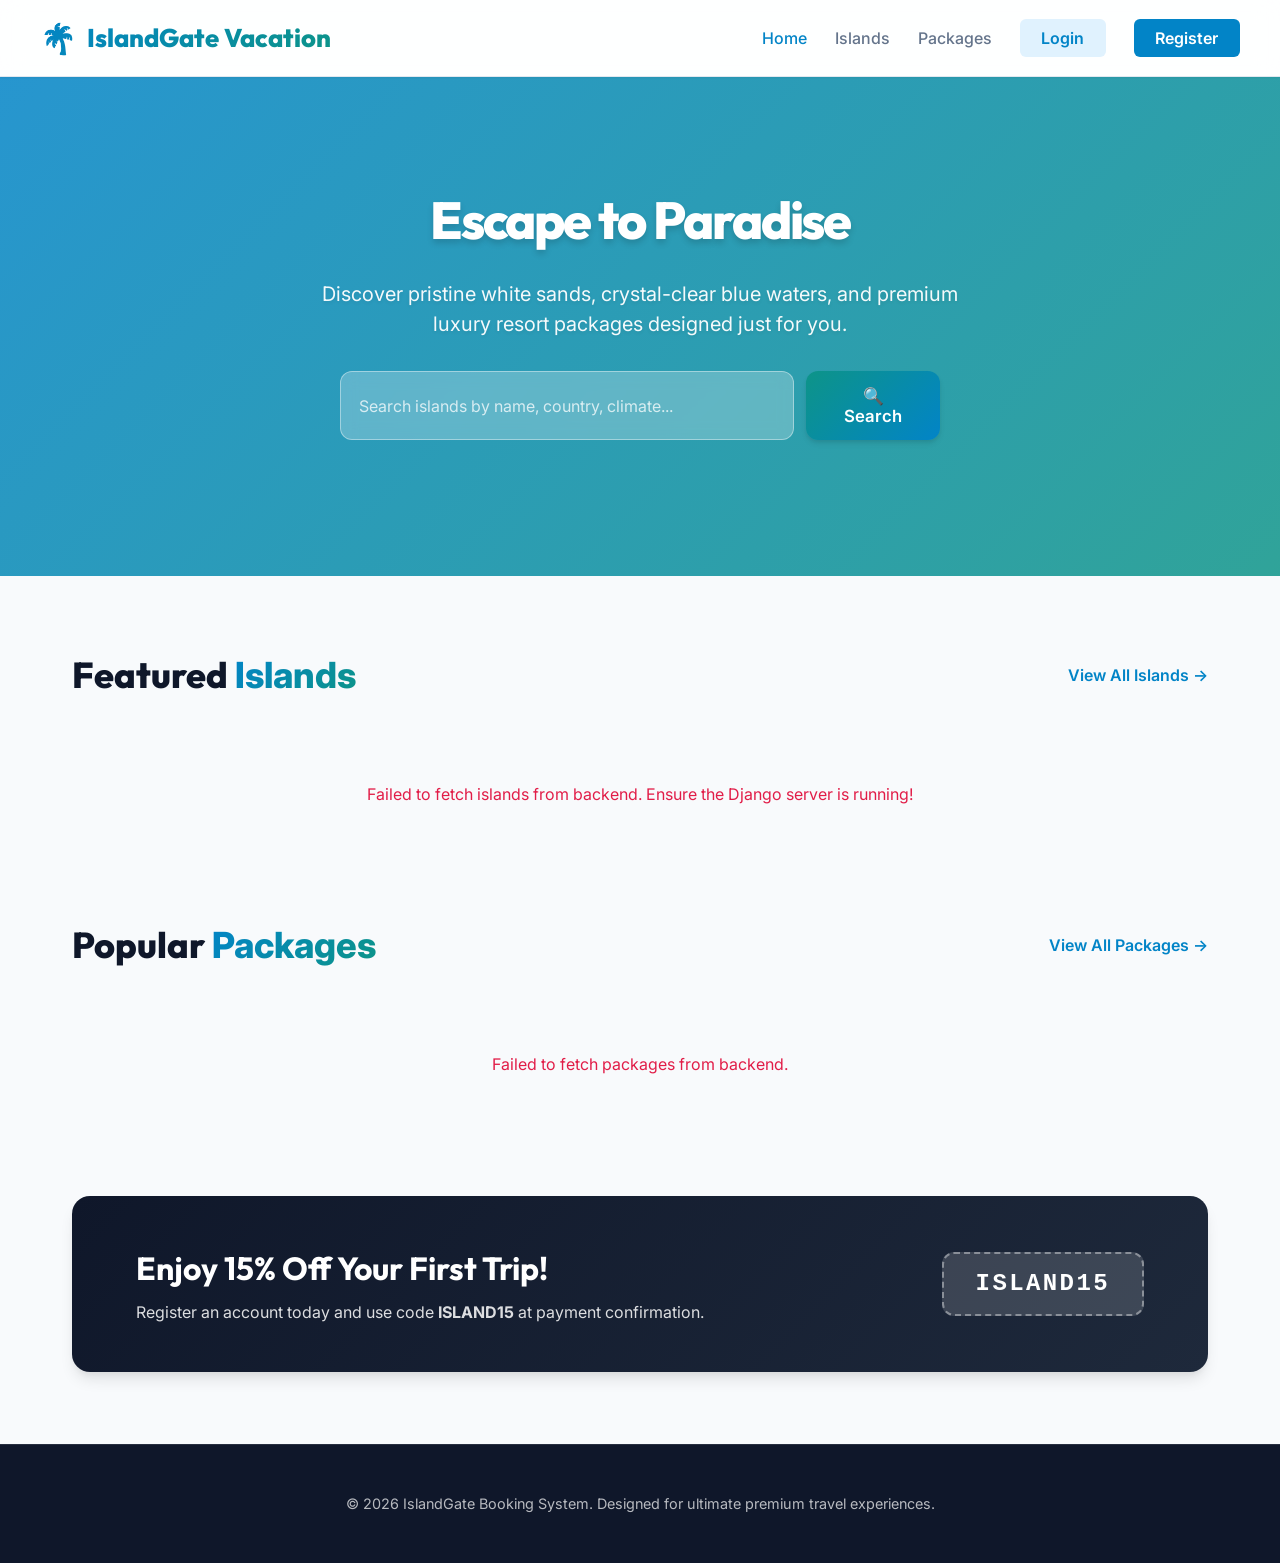
<file: Frontend/index.html>
<!DOCTYPE html>
<html lang="en">
<head>
    <meta charset="UTF-8">
    <meta name="viewport" content="width=device-width, initial-scale=1.0">
    <title>IslandGate - Luxury Island Resort Booking Platform</title>
    <link rel="stylesheet" href="style.css">
</head>
<body>
    <!-- Navigation Bar -->
    <div id="navbar-container"></div>

    <!-- Hero Banner -->
    <header class="hero">
        <h1>Escape to Paradise</h1>
        <p>Discover pristine white sands, crystal-clear blue waters, and premium luxury resort packages designed just for you.</p>
        
        <!-- Search Island Bar -->
        <div class="hero-search-bar">
            <input type="text" id="search-input" class="form-control" placeholder="Search islands by name, country, climate...">
            <button class="btn-search" onclick="searchIslands()">🔍 Search</button>
        </div>
    </header>

    <!-- Main Content -->
    <main class="section">
        <!-- Featured Islands Section -->
        <div style="display:flex; justify-content:space-between; align-items:center; margin-bottom:2rem;">
            <h2 class="section-title" style="margin-bottom:0; text-align:left;">Featured <span>Islands</span></h2>
            <a href="islands.html" style="font-weight:600; display:flex; align-items:center; gap:0.25rem;">View All Islands &rarr;</a>
        </div>
        <div class="island-grid" id="featured-islands-grid">
            <!-- Loaded dynamically from API -->
            <div style="grid-column: 1/-1; text-align:center; padding:3rem; color:var(--text-secondary);">
                Loading featured islands...
            </div>
        </div>

        <!-- Spacer -->
        <div style="height: 4rem;"></div>

        <!-- Popular Packages Section -->
        <div style="display:flex; justify-content:space-between; align-items:center; margin-bottom:2rem;">
            <h2 class="section-title" style="margin-bottom:0; text-align:left;">Popular <span>Packages</span></h2>
            <a href="packages.html" style="font-weight:600; display:flex; align-items:center; gap:0.25rem;">View All Packages &rarr;</a>
        </div>
        <div class="packages-grid" id="popular-packages-grid">
            <!-- Loaded dynamically from API -->
            <div style="grid-column: 1/-1; text-align:center; padding:3rem; color:var(--text-secondary);">
                Loading vacation packages...
            </div>
        </div>
    </main>

    <!-- Special Offers Banner -->
    <section class="section" style="padding-top:0;">
        <div class="offers-banner">
            <div class="offers-content">
                <h2>Enjoy 15% Off Your First Trip!</h2>
                <p>Register an account today and use code <strong>ISLAND15</strong> at payment confirmation.</p>
            </div>
            <div class="offers-code">ISLAND15</div>
        </div>
    </section>

    <!-- Footer -->
    <footer>
        <p>&copy; 2026 IslandGate Booking System. Designed for ultimate premium travel experiences.</p>
    </footer>

    <script src="script.js"></script>
    <script>
        document.addEventListener("DOMContentLoaded", async () => {
            await loadFeaturedIslands();
            await loadPopularPackages();
        });

        async function loadFeaturedIslands() {
            const grid = document.getElementById("featured-islands-grid");
            try {
                const islands = await apiFetch("/islands/");
                if (islands.length === 0) {
                    grid.innerHTML = `
                        <div style="grid-column: 1/-1; text-align:center; padding:3rem; color:var(--text-secondary);">
                            No islands added yet. Please login to the <a href="login.html">Admin Panel</a> to seed data!
                        </div>
                    `;
                    return;
                }
                
                // Show maximum of 3 featured islands on homepage
                grid.innerHTML = islands.slice(0, 3).map(island => `
                    <div class="island-card">
                        <div class="card-img-container">
                            <img src="${island.image_url || 'https://images.unsplash.com/photo-1548574505-5e239809ee19?auto=format&fit=crop&w=600&q=80'}" class="card-img" alt="${island.island_name}" onerror="this.src='https://images.unsplash.com/photo-1548574505-5e239809ee19?auto=format&fit=crop&w=600&q=80'">
                            <span class="card-badge">${island.climate}</span>
                        </div>
                        <div class="card-body">
                            <h3 class="card-title">${island.island_name}</h3>
                            <div class="card-subtitle">📍 ${island.country}</div>
                            <p class="card-desc">${island.description}</p>
                            <div class="card-meta-list">
                                <div class="card-meta-item">
                                    <span class="card-meta-label">Best Season</span>
                                    <span class="card-meta-val">${island.best_season}</span>
                                </div>
                            </div>
                            <button class="btn-card-action" onclick="viewIsland('${island.island_name}')">Explore Island</button>
                        </div>
                    </div>
                `).join('');
            } catch (err) {
                console.error(err);
                grid.innerHTML = `
                    <div style="grid-column: 1/-1; text-align:center; padding:3rem; color:var(--danger);">
                        Failed to fetch islands from backend. Ensure the Django server is running!
                    </div>
                `;
            }
        }

        async function loadPopularPackages() {
            const grid = document.getElementById("popular-packages-grid");
            try {
                const packages = await apiFetch("/packages/");
                if (packages.length === 0) {
                    grid.innerHTML = `
                        <div style="grid-column: 1/-1; text-align:center; padding:3rem; color:var(--text-secondary);">
                            No packages available.
                        </div>
                    `;
                    return;
                }
                
                // Show maximum of 3 packages on homepage
                grid.innerHTML = packages.slice(0, 3).map(pkg => {
                    const services = pkg.included_services.split(',').map(s => s.trim());
                    return `
                        <div class="package-card">
                            <div class="card-img-container">
                                <img src="https://images.unsplash.com/photo-1520250497591-112f2f40a3f4?auto=format&fit=crop&w=600&q=80" class="card-img" alt="${pkg.resort_name}">
                                <span class="card-badge">${pkg.duration}</span>
                            </div>
                            <div class="card-body">
                                <h3 class="card-title">${pkg.package_name}</h3>
                                <div class="card-subtitle">🏨 ${pkg.resort_name} (${pkg.island_name})</div>
                                <div class="services-list">
                                    ${services.map(s => `<span class="service-tag">${s}</span>`).join('')}
                                </div>
                                <div class="card-meta-list">
                                    <div class="card-meta-item">
                                        <span class="card-meta-label">Total Fare</span>
                                        <span class="card-meta-val" style="color:var(--primary); font-size:1.2rem;">₹${pkg.price.toLocaleString()}</span>
                                    </div>
                                </div>
                                <button class="btn-card-action" onclick="bookPackage(${pkg.package_id})">Book Now</button>
                            </div>
                        </div>
                    `;
                }).join('');
            } catch (err) {
                console.error(err);
                grid.innerHTML = `
                    <div style="grid-column: 1/-1; text-align:center; padding:3rem; color:var(--danger);">
                        Failed to fetch packages from backend.
                    </div>
                `;
            }
        }

        function viewIsland(islandName) {
            window.location.href = `islands.html?search=${encodeURIComponent(islandName)}`;
        }

        function searchIslands() {
            const query = document.getElementById("search-input").value;
            window.location.href = `islands.html?search=${encodeURIComponent(query)}`;
        }

        function bookPackage(packageId) {
            window.location.href = `booking.html?package_id=${packageId}`;
        }
    </script>
</body>
</html>
</file>
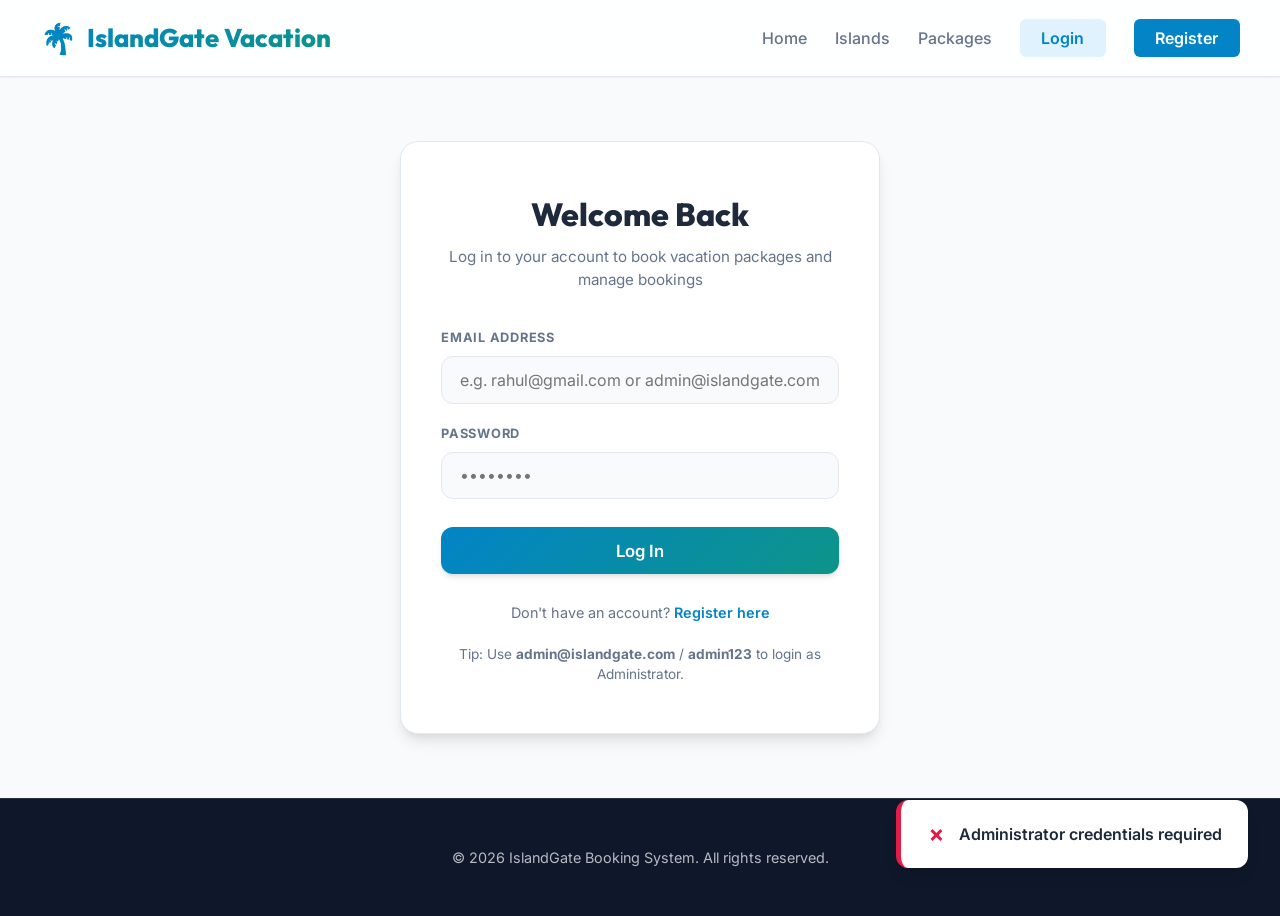
<file: Frontend/admin_dashboard.html>
<!DOCTYPE html>
<html lang="en">
<head>
    <meta charset="UTF-8">
    <meta name="viewport" content="width=device-width, initial-scale=1.0">
    <title>Admin Dashboard - IslandGate</title>
    <link rel="stylesheet" href="style.css">
</head>
<body>
    <div id="navbar-container"></div>

    <main class="section" style="max-width:1400px; flex-grow:1; display:flex; flex-direction:column;">
        <div style="margin-bottom: 2rem; display:flex; justify-content:space-between; align-items:center;">
            <div>
                <h1 style="font-family:var(--font-heading); margin-bottom:0.25rem;">Administrator <span>Control Panel</span></h1>
                <p style="color:var(--text-secondary);">Manage collections, bookings, payments, and system integrity.</p>
            </div>
            <div>
                <button class="btn-add-item" onclick="openAddModal()">➕ Add New Record</button>
            </div>
        </div>

        <div class="dashboard-grid">
            <!-- Sidebar Navigation -->
            <aside class="dashboard-sidebar">
                <button class="db-tab-btn active" onclick="switchAdminTab('customers')">👥 Customers</button>
                <button class="db-tab-btn" onclick="switchAdminTab('islands')">🌴 Islands</button>
                <button class="db-tab-btn" onclick="switchAdminTab('packages')">🎁 Packages</button>
                <button class="db-tab-btn" onclick="switchAdminTab('bookings')">📖 Bookings</button>
                <button class="db-tab-btn" onclick="switchAdminTab('payments')">💳 Payments</button>
            </aside>

            <!-- Main Content Container -->
            <section class="dashboard-main">
                
                <!-- Customers Tab -->
                <div id="tab-customers" class="dashboard-card db-tab-content">
                    <h2 style="font-size:1.4rem; margin-bottom:1.5rem; font-weight:800;">Manage Customers</h2>
                    <div class="table-container">
                        <table class="custom-table">
                            <thead>
                                <tr>
                                    <th>Customer ID</th>
                                    <th>Full Name</th>
                                    <th>Email</th>
                                    <th>Phone</th>
                                    <th>Nationality</th>
                                    <th>Actions</th>
                                </tr>
                            </thead>
                            <tbody id="customers-table-body"></tbody>
                        </table>
                    </div>
                </div>

                <!-- Islands Tab -->
                <div id="tab-islands" class="dashboard-card db-tab-content" style="display:none;">
                    <h2 style="font-size:1.4rem; margin-bottom:1.5rem; font-weight:800;">Manage Islands</h2>
                    <div class="table-container">
                        <table class="custom-table">
                            <thead>
                                <tr>
                                    <th>Island ID</th>
                                    <th>Island Name</th>
                                    <th>Country</th>
                                    <th>Climate</th>
                                    <th>Best Season</th>
                                    <th>Actions</th>
                                </tr>
                            </thead>
                            <tbody id="islands-table-body"></tbody>
                        </table>
                    </div>
                </div>

                <!-- Packages Tab -->
                <div id="tab-packages" class="dashboard-card db-tab-content" style="display:none;">
                    <h2 style="font-size:1.4rem; margin-bottom:1.5rem; font-weight:800;">Manage Packages</h2>
                    <div class="table-container">
                        <table class="custom-table">
                            <thead>
                                <tr>
                                    <th>Package ID</th>
                                    <th>Package Name</th>
                                    <th>Island</th>
                                    <th>Resort</th>
                                    <th>Duration</th>
                                    <th>Price</th>
                                    <th>Actions</th>
                                </tr>
                            </thead>
                            <tbody id="packages-table-body"></tbody>
                        </table>
                    </div>
                </div>

                <!-- Bookings Tab -->
                <div id="tab-bookings" class="dashboard-card db-tab-content" style="display:none;">
                    <h2 style="font-size:1.4rem; margin-bottom:1.5rem; font-weight:800;">Manage Bookings</h2>
                    <div class="table-container">
                        <table class="custom-table">
                            <thead>
                                <tr>
                                    <th>Booking ID</th>
                                    <th>Customer</th>
                                    <th>Island</th>
                                    <th>Package</th>
                                    <th>Travel Date</th>
                                    <th>Guests</th>
                                    <th>Amount</th>
                                    <th>Status</th>
                                    <th>Actions</th>
                                </tr>
                            </thead>
                            <tbody id="bookings-table-body"></tbody>
                        </table>
                    </div>
                </div>

                <!-- Payments Tab -->
                <div id="tab-payments" class="dashboard-card db-tab-content" style="display:none;">
                    <h2 style="font-size:1.4rem; margin-bottom:1.5rem; font-weight:800;">Manage Payments</h2>
                    <div class="table-container">
                        <table class="custom-table">
                            <thead>
                                <tr>
                                    <th>Payment ID</th>
                                    <th>Booking ID</th>
                                    <th>Customer</th>
                                    <th>Amount</th>
                                    <th>Method</th>
                                    <th>Status</th>
                                    <th>Txn ID</th>
                                    <th>Actions</th>
                                </tr>
                            </thead>
                            <tbody id="payments-table-body"></tbody>
                        </table>
                    </div>
                </div>

            </section>
        </div>
    </main>

    <!-- Generic CRUD Modal Dialog -->
    <div class="modal" id="crud-modal">
        <div class="modal-content">
            <button class="modal-close-btn" onclick="closeModal()">&times;</button>
            <h3 class="modal-title" id="modal-title-text">Add New Record</h3>
            
            <form id="modal-form" class="auth-form">
                <!-- Inputs will be mounted dynamically here depending on the active tab -->
                <div id="modal-form-inputs"></div>
                
                <div class="modal-footer">
                    <button type="button" class="btn-secondary" onclick="closeModal()">Cancel</button>
                    <button type="submit" class="btn-primary" id="modal-submit-btn">Save Record</button>
                </div>
            </form>
        </div>
    </div>

    <footer>
        <p>&copy; 2026 IslandGate Booking System. Administrator Mode.</p>
    </footer>

    <script src="script.js"></script>
    <script>
        let currentTab = "customers";
        let editMode = false;
        let editId = null;

        // Data caches
        let cacheCustomers = [];
        let cacheIslands = [];
        let cachePackages = [];
        let cacheBookings = [];
        let cachePayments = [];

        document.addEventListener("DOMContentLoaded", async () => {
            await reloadTab(currentTab);
        });

        async function reloadTab(tabName) {
            try {
                if (tabName === "customers") {
                    cacheCustomers = await apiFetch("/customers/");
                    renderCustomers();
                } else if (tabName === "islands") {
                    cacheIslands = await apiFetch("/islands/");
                    renderIslands();
                } else if (tabName === "packages") {
                    cachePackages = await apiFetch("/packages/");
                    cacheIslands = await apiFetch("/islands/"); // Needed for dropdown
                    renderPackages();
                } else if (tabName === "bookings") {
                    cacheBookings = await apiFetch("/bookings/");
                    renderBookings();
                } else if (tabName === "payments") {
                    cachePayments = await apiFetch("/payments/");
                    renderPayments();
                }
            } catch (err) {
                console.error(err);
                showAlert(`Failed to fetch ${tabName} data`, "error");
            }
        }

        function switchAdminTab(tabName) {
            currentTab = tabName;
            
            // Sidebar buttons
            const buttons = document.querySelectorAll(".db-tab-btn");
            buttons.forEach(btn => {
                if (btn.innerText.toLowerCase().includes(tabName)) {
                    btn.classList.add("active");
                } else {
                    btn.classList.remove("active");
                }
            });

            // Content wrappers
            const contents = document.querySelectorAll(".db-tab-content");
            contents.forEach(content => {
                if (content.id === `tab-${tabName}`) {
                    content.style.display = "block";
                } else {
                    content.style.display = "none";
                }
            });

            reloadTab(tabName);
        }

        // ==================== RENDERING UTILS ====================

        function renderCustomers() {
            const tbody = document.getElementById("customers-table-body");
            if (cacheCustomers.length === 0) {
                tbody.innerHTML = `<tr><td colspan="6" style="text-align:center; padding:2rem; color:var(--text-secondary);">No customers found.</td></tr>`;
                return;
            }
            tbody.innerHTML = cacheCustomers.map(c => `
                <tr>
                    <td style="font-weight:600;">${c.customer_id}</td>
                    <td>${c.full_name}</td>
                    <td>${c.email}</td>
                    <td>${c.phone}</td>
                    <td>${c.nationality}</td>
                    <td>
                        <div class="action-btn-group">
                            <button class="btn-action-edit" onclick="triggerEdit('customers', ${c.customer_id})">Edit</button>
                            <button class="btn-action-delete" onclick="triggerDelete('customers', ${c.customer_id})">Delete</button>
                        </div>
                    </td>
                </tr>
            `).join('');
        }

        function renderIslands() {
            const tbody = document.getElementById("islands-table-body");
            if (cacheIslands.length === 0) {
                tbody.innerHTML = `<tr><td colspan="6" style="text-align:center; padding:2rem; color:var(--text-secondary);">No islands found.</td></tr>`;
                return;
            }
            tbody.innerHTML = cacheIslands.map(i => `
                <tr>
                    <td style="font-weight:600;">${i.island_id}</td>
                    <td>${i.island_name}</td>
                    <td>${i.country}</td>
                    <td>${i.climate}</td>
                    <td>${i.best_season}</td>
                    <td>
                        <div class="action-btn-group">
                            <button class="btn-action-edit" onclick="triggerEdit('islands', ${i.island_id})">Edit</button>
                            <button class="btn-action-delete" onclick="triggerDelete('islands', ${i.island_id})">Delete</button>
                        </div>
                    </td>
                </tr>
            `).join('');
        }

        function renderPackages() {
            const tbody = document.getElementById("packages-table-body");
            if (cachePackages.length === 0) {
                tbody.innerHTML = `<tr><td colspan="7" style="text-align:center; padding:2rem; color:var(--text-secondary);">No packages found.</td></tr>`;
                return;
            }
            tbody.innerHTML = cachePackages.map(p => `
                <tr>
                    <td style="font-weight:600;">${p.package_id}</td>
                    <td style="font-weight:600;">${p.package_name}</td>
                    <td>${p.island_name}</td>
                    <td>${p.resort_name}</td>
                    <td>${p.duration}</td>
                    <td style="font-weight:700; color:var(--primary);">₹${p.price.toLocaleString()}</td>
                    <td>
                        <div class="action-btn-group">
                            <button class="btn-action-edit" onclick="triggerEdit('packages', ${p.package_id})">Edit</button>
                            <button class="btn-action-delete" onclick="triggerDelete('packages', ${p.package_id})">Delete</button>
                        </div>
                    </td>
                </tr>
            `).join('');
        }

        function renderBookings() {
            const tbody = document.getElementById("bookings-table-body");
            if (cacheBookings.length === 0) {
                tbody.innerHTML = `<tr><td colspan="9" style="text-align:center; padding:2rem; color:var(--text-secondary);">No bookings found.</td></tr>`;
                return;
            }
            tbody.innerHTML = cacheBookings.map(b => `
                <tr>
                    <td style="font-weight:600;">#${b.booking_id}</td>
                    <td>${b.customer_name}</td>
                    <td>${b.island_name}</td>
                    <td>${b.package_name}</td>
                    <td>${b.travel_date}</td>
                    <td>${b.number_of_people}</td>
                    <td style="font-weight:700;">₹${b.total_amount.toLocaleString()}</td>
                    <td><span class="status-badge ${b.booking_status.toLowerCase()}">${b.booking_status}</span></td>
                    <td>
                        <div class="action-btn-group">
                            <button class="btn-action-edit" onclick="triggerEdit('bookings', ${b.booking_id})">Status</button>
                            <button class="btn-action-delete" onclick="triggerDelete('bookings', ${b.booking_id})">Delete</button>
                        </div>
                    </td>
                </tr>
            `).join('');
        }

        function renderPayments() {
            const tbody = document.getElementById("payments-table-body");
            if (cachePayments.length === 0) {
                tbody.innerHTML = `<tr><td colspan="8" style="text-align:center; padding:2rem; color:var(--text-secondary);">No payments found.</td></tr>`;
                return;
            }
            tbody.innerHTML = cachePayments.map(p => `
                <tr>
                    <td style="font-weight:600;">${p.payment_id}</td>
                    <td style="font-weight:600;">#${p.booking_id}</td>
                    <td>${p.customer_name}</td>
                    <td style="font-weight:700; color:var(--success);">₹${p.amount.toLocaleString()}</td>
                    <td>${p.payment_method}</td>
                    <td><span class="status-badge ${p.payment_status.toLowerCase()}">${p.payment_status}</span></td>
                    <td style="font-family:monospace; font-size:0.8rem;">${p.transaction_id || '-'}</td>
                    <td>
                        <div class="action-btn-group">
                            <button class="btn-action-edit" onclick="triggerEdit('payments', ${p.payment_id})">Status</button>
                            <button class="btn-action-delete" onclick="triggerDelete('payments', ${p.payment_id})">Delete</button>
                        </div>
                    </td>
                </tr>
            `).join('');
        }

        // ==================== MODAL FORM SETUP ====================

        function openAddModal() {
            editMode = false;
            editId = null;
            document.getElementById("modal-title-text").innerText = `Add New ${capitalize(currentTab.slice(0, -1))}`;
            setupModalInputs();
            document.getElementById("crud-modal").classList.add("active");
        }

        function triggerEdit(tabName, id) {
            editMode = true;
            editId = id;
            document.getElementById("modal-title-text").innerText = `Edit ${capitalize(tabName.slice(0, -1))} (ID: ${id})`;
            setupModalInputs();

            // Populate inputs
            if (tabName === "customers") {
                const item = cacheCustomers.find(c => c.customer_id === id);
                document.getElementById("cust-id-input").value = item.customer_id;
                document.getElementById("cust-name-input").value = item.full_name;
                document.getElementById("cust-email-input").value = item.email;
                document.getElementById("cust-phone-input").value = item.phone;
                document.getElementById("cust-nat-input").value = item.nationality;
                document.getElementById("cust-pass-input").value = item.password;
            } else if (tabName === "islands") {
                const item = cacheIslands.find(i => i.island_id === id);
                document.getElementById("isl-id-input").value = item.island_id;
                document.getElementById("isl-name-input").value = item.island_name;
                document.getElementById("isl-country-input").value = item.country;
                document.getElementById("isl-desc-input").value = item.description;
                document.getElementById("isl-climate-input").value = item.climate;
                document.getElementById("isl-season-input").value = item.best_season;
                document.getElementById("isl-img-input").value = item.image_url || "";
            } else if (tabName === "packages") {
                const item = cachePackages.find(p => p.package_id === id);
                document.getElementById("pkg-id-input").value = item.package_id;
                document.getElementById("pkg-island-select").value = item.island_name;
                document.getElementById("pkg-resort-input").value = item.resort_name;
                document.getElementById("pkg-name-input").value = item.package_name;
                document.getElementById("pkg-duration-input").value = item.duration;
                document.getElementById("pkg-price-input").value = item.price;
                
                // Pre-check services
                const services = item.included_services ? item.included_services.split(',').map(s => s.trim()) : [];
                document.querySelectorAll('.pkg-service-check').forEach(chk => {
                    chk.checked = services.includes(chk.value);
                });
            } else if (tabName === "bookings") {
                const item = cacheBookings.find(b => b.booking_id === id);
                document.getElementById("book-status-select").value = item.booking_status;
            } else if (tabName === "payments") {
                const item = cachePayments.find(p => p.payment_id === id);
                document.getElementById("pay-status-select").value = item.payment_status;
            }

            document.getElementById("crud-modal").classList.add("active");
        }

        function closeModal() {
            document.getElementById("crud-modal").classList.remove("active");
            document.getElementById("modal-form").reset();
        }

        function capitalize(s) {
            return s.charAt(0).toUpperCase() + s.slice(1);
        }

        function setupModalInputs() {
            const container = document.getElementById("modal-form-inputs");
            
            if (currentTab === "customers") {
                container.innerHTML = `
                    <div class="form-group">
                        <label for="cust-id-input">Customer ID</label>
                        <input type="number" id="cust-id-input" class="form-control" placeholder="Leave empty for auto-assignment" ${editMode ? 'readonly style="background-color:var(--border);"' : ''}>
                    </div>
                    <div class="form-group">
                        <label for="cust-name-input">Full Name</label>
                        <input type="text" id="cust-name-input" class="form-control" required>
                    </div>
                    <div class="form-group">
                        <label for="cust-email-input">Email Address</label>
                        <input type="email" id="cust-email-input" class="form-control" required>
                    </div>
                    <div class="form-group">
                        <label for="cust-phone-input">Phone Number</label>
                        <input type="tel" id="cust-phone-input" class="form-control" required>
                    </div>
                    <div class="form-group">
                        <label for="cust-nat-input">Nationality</label>
                        <input type="text" id="cust-nat-input" class="form-control" required>
                    </div>
                    <div class="form-group">
                        <label for="cust-pass-input">Password</label>
                        <input type="text" id="cust-pass-input" class="form-control" required>
                    </div>
                `;
            } else if (currentTab === "islands") {
                container.innerHTML = `
                    <div class="form-group">
                        <label for="isl-id-input">Island ID</label>
                        <input type="number" id="isl-id-input" class="form-control" placeholder="Leave empty for auto-assignment" ${editMode ? 'readonly style="background-color:var(--border);"' : ''}>
                    </div>
                    <div class="form-group">
                        <label for="isl-name-input">Island Name</label>
                        <input type="text" id="isl-name-input" class="form-control" required>
                    </div>
                    <div class="form-group">
                        <label for="isl-country-input">Country</label>
                        <input type="text" id="isl-country-input" class="form-control" required>
                    </div>
                    <div class="form-group">
                        <label for="isl-desc-input">Description</label>
                        <textarea id="isl-desc-input" class="form-control" rows="3" required style="resize:vertical;"></textarea>
                    </div>
                    <div class="form-group">
                        <label for="isl-climate-input">Climate</label>
                        <select id="isl-climate-input" class="form-control" required>
                            <option value="Tropical">Tropical</option>
                            <option value="Temperate">Temperate</option>
                            <option value="Mediterranean">Mediterranean</option>
                            <option value="Subtropical">Subtropical</option>
                        </select>
                    </div>
                    <div class="form-group">
                        <label for="isl-season-input">Best Season</label>
                        <input type="text" id="isl-season-input" class="form-control" placeholder="e.g. November to April" required>
                    </div>
                    <div class="form-group">
                        <label for="isl-img-input">Image URL</label>
                        <input type="text" id="isl-img-input" class="form-control" placeholder="Leave empty for default image">
                    </div>
                `;
            } else if (currentTab === "packages") {
                const islandOptions = cacheIslands.map(i => `<option value="${i.island_name}">${i.island_name}</option>`).join('');
                container.innerHTML = `
                    <div class="form-group">
                        <label for="pkg-id-input">Package ID</label>
                        <input type="number" id="pkg-id-input" class="form-control" placeholder="Leave empty for auto-assignment" ${editMode ? 'readonly style="background-color:var(--border);"' : ''}>
                    </div>
                    <div class="form-group">
                        <label for="pkg-island-select">Island Name</label>
                        <select id="pkg-island-select" class="form-control" required>
                            <option value="">-- Choose Island --</option>
                            ${islandOptions}
                        </select>
                    </div>
                    <div class="form-group">
                        <label for="pkg-resort-input">Resort Name</label>
                        <input type="text" id="pkg-resort-input" class="form-control" required>
                    </div>
                    <div class="form-group">
                        <label for="pkg-name-input">Package Name</label>
                        <input type="text" id="pkg-name-input" class="form-control" required>
                    </div>
                    <div class="form-group">
                        <label for="pkg-duration-input">Duration</label>
                        <input type="text" id="pkg-duration-input" class="form-control" placeholder="e.g. 5 Days / 4 Nights" required>
                    </div>
                    <div class="form-group">
                        <label for="pkg-price-input">Price (₹)</label>
                        <input type="number" id="pkg-price-input" class="form-control" min="0" required>
                    </div>
                    <div class="form-group">
                        <label>Included Services</label>
                        <div style="display:grid; grid-template-columns:1fr 1fr; gap:0.5rem; margin-top:0.25rem;">
                            <label style="font-weight:normal; text-transform:none;"><input type="checkbox" class="pkg-service-check" value="Accommodation"> Accommodation</label>
                            <label style="font-weight:normal; text-transform:none;"><input type="checkbox" class="pkg-service-check" value="Breakfast"> Breakfast</label>
                            <label style="font-weight:normal; text-transform:none;"><input type="checkbox" class="pkg-service-check" value="Airport Pickup"> Airport Pickup</label>
                            <label style="font-weight:normal; text-transform:none;"><input type="checkbox" class="pkg-service-check" value="Island Tour"> Island Tour</label>
                            <label style="font-weight:normal; text-transform:none;"><input type="checkbox" class="pkg-service-check" value="Water Sports"> Water Sports</label>
                            <label style="font-weight:normal; text-transform:none;"><input type="checkbox" class="pkg-service-check" value="Dinner"> Dinner</label>
                        </div>
                    </div>
                `;
            } else if (currentTab === "bookings") {
                container.innerHTML = `
                    <p style="margin-bottom:1rem; font-size:0.9rem;">Update booking status details.</p>
                    <div class="form-group">
                        <label for="book-status-select">Booking Status</label>
                        <select id="book-status-select" class="form-control" required>
                            <option value="Confirmed">Confirmed</option>
                            <option value="Pending">Pending</option>
                            <option value="Cancelled">Cancelled</option>
                        </select>
                    </div>
                `;
            } else if (currentTab === "payments") {
                container.innerHTML = `
                    <p style="margin-bottom:1rem; font-size:0.9rem;">Update payment verification status.</p>
                    <div class="form-group">
                        <label for="pay-status-select">Payment Status</label>
                        <select id="pay-status-select" class="form-control" required>
                            <option value="Success">Success</option>
                            <option value="Pending">Pending</option>
                            <option value="Failed">Failed</option>
                        </select>
                    </div>
                `;
            }
        }

        // ==================== SUBMIT CONTROLLER ====================

        document.getElementById("modal-form").addEventListener("submit", async (e) => {
            e.preventDefault();
            
            let url = "";
            let method = editMode ? "PUT" : "POST";
            let payload = {};

            try {
                if (currentTab === "customers") {
                    const cid = document.getElementById("cust-id-input").value;
                    payload = {
                        full_name: document.getElementById("cust-name-input").value.trim(),
                        email: document.getElementById("cust-email-input").value.trim(),
                        phone: document.getElementById("cust-phone-input").value.trim(),
                        nationality: document.getElementById("cust-nat-input").value.trim(),
                        password: document.getElementById("cust-pass-input").value
                    };
                    if (!editMode && cid) payload.customer_id = parseInt(cid);

                    url = editMode ? `/customers/update/${editId}/` : "/customers/add/";

                } else if (currentTab === "islands") {
                    const iid = document.getElementById("isl-id-input").value;
                    payload = {
                        island_name: document.getElementById("isl-name-input").value.trim(),
                        country: document.getElementById("isl-country-input").value.trim(),
                        description: document.getElementById("isl-desc-input").value.trim(),
                        climate: document.getElementById("isl-climate-input").value,
                        best_season: document.getElementById("isl-season-input").value.trim(),
                        image_url: document.getElementById("isl-img-input").value.trim()
                    };
                    if (!editMode && iid) payload.island_id = parseInt(iid);

                    url = editMode ? `/islands/update/${editId}/` : "/islands/add/";

                } else if (currentTab === "packages") {
                    const pid = document.getElementById("pkg-id-input").value;
                    
                    // Comma separated services
                    const servicesChecked = [];
                    document.querySelectorAll('.pkg-service-check:checked').forEach(chk => {
                        servicesChecked.push(chk.value);
                    });

                    payload = {
                        island_name: document.getElementById("pkg-island-select").value,
                        resort_name: document.getElementById("pkg-resort-input").value.trim(),
                        package_name: document.getElementById("pkg-name-input").value.trim(),
                        duration: document.getElementById("pkg-duration-input").value.trim(),
                        price: parseFloat(document.getElementById("pkg-price-input").value) || 0.0,
                        included_services: servicesChecked.join(', ')
                    };
                    if (!editMode && pid) payload.package_id = parseInt(pid);

                    url = editMode ? `/packages/update/${editId}/` : "/packages/add/";

                } else if (currentTab === "bookings") {
                    if (!editMode) return; // Add not supported from general admin
                    const item = cacheBookings.find(b => b.booking_id === editId);
                    payload = {
                        ...item,
                        booking_status: document.getElementById("book-status-select").value
                    };
                    url = `/bookings/update/${editId}/`;

                } else if (currentTab === "payments") {
                    if (!editMode) return;
                    const item = cachePayments.find(p => p.payment_id === editId);
                    payload = {
                        ...item,
                        payment_status: document.getElementById("pay-status-select").value
                    };
                    url = `/payments/update/${editId}/`;
                }

                await apiFetch(url, {
                    method: method,
                    body: JSON.stringify(payload)
                });

                showAlert(`Successfully ${editMode ? 'updated' : 'added'} record!`, "success");
                closeModal();
                await reloadTab(currentTab);

            } catch (err) {
                showAlert(err.message || "Operation failed", "error");
                console.error(err);
            }
        });

        // ==================== DELETE CONTROLLER ====================

        async function triggerDelete(tabName, id) {
            if (!confirm(`Are you sure you want to delete this ${tabName.slice(0, -1)} (ID: ${id})?`)) {
                return;
            }

            try {
                let endpoint = `/${tabName}/delete/${id}/`;
                await apiFetch(endpoint, {
                    method: "DELETE"
                });

                showAlert("Record deleted successfully", "success");
                await reloadTab(currentTab);
            } catch (err) {
                showAlert(err.message || "Failed to delete record", "error");
                console.error(err);
            }
        }
    </script>
</body>
</html>
</file>
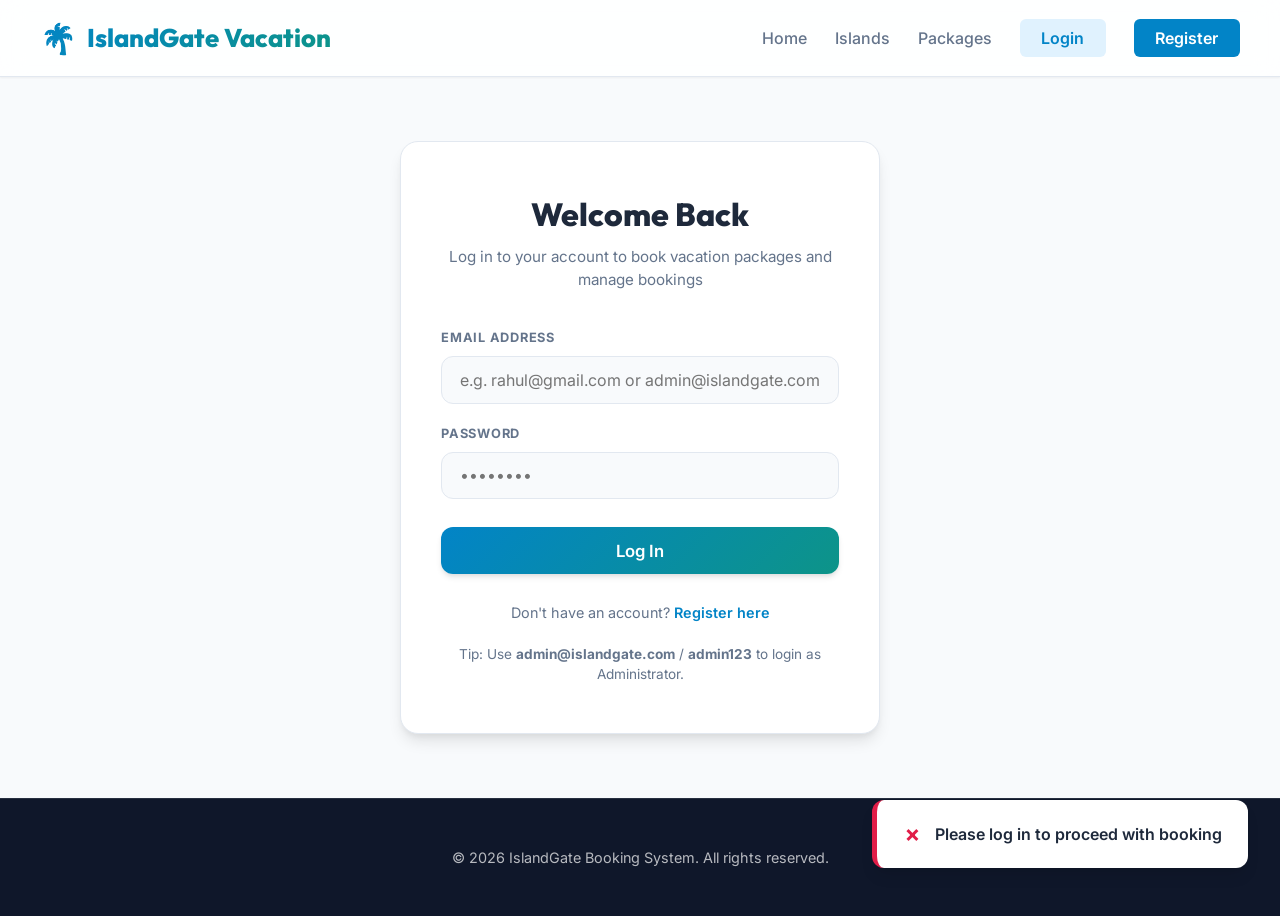
<file: Frontend/booking.html>
<!DOCTYPE html>
<html lang="en">
<head>
    <meta charset="UTF-8">
    <meta name="viewport" content="width=device-width, initial-scale=1.0">
    <title>Book Vacation - IslandGate</title>
    <link rel="stylesheet" href="style.css">
</head>
<body>
    <div id="navbar-container"></div>

    <main class="section">
        <h2 class="section-title">Configure Your <span>Dream Stay</span></h2>
        
        <div class="grid-booking">
            <!-- Left Panel: Form -->
            <div class="booking-panel">
                <h3 style="font-family:var(--font-heading); margin-bottom:1.5rem; border-bottom:1px solid var(--border); padding-bottom:0.5rem;">Traveler Details</h3>
                <form class="auth-form" id="booking-form">
                    <div class="form-group">
                        <label for="booking-cust-name">Full Name</label>
                        <input type="text" id="booking-cust-name" class="form-control" readonly style="background-color: var(--border);">
                    </div>

                    <div class="form-group">
                        <label for="booking-cust-email">Email Address</label>
                        <input type="email" id="booking-cust-email" class="form-control" readonly style="background-color: var(--border);">
                    </div>

                    <div class="form-group">
                        <label for="booking-travel-date">Travel Date</label>
                        <input type="date" id="booking-travel-date" class="form-control" required>
                    </div>

                    <div class="form-group">
                        <label for="booking-travelers">Number of Travelers</label>
                        <input type="number" id="booking-travelers" class="form-control" min="1" max="10" value="1" required oninput="updateTotalAmount()">
                    </div>

                    <button type="submit" class="btn-auth-submit" style="margin-top: 1rem;">Proceed to Payment &rarr;</button>
                </form>
            </div>

            <!-- Right Panel: Summary -->
            <div class="booking-summary-card" id="summary-panel">
                <h3>Booking Summary</h3>
                <div style="text-align:center; padding:2rem; opacity:0.8;">
                    Loading package details...
                </div>
            </div>
        </div>
    </main>

    <footer>
        <p>&copy; 2026 IslandGate Booking System. All rights reserved.</p>
    </footer>

    <script src="script.js"></script>
    <script>
        let selectedPackage = null;
        let basePrice = 0;

        document.addEventListener("DOMContentLoaded", async () => {
            // Set today as minimum date
            const today = new Date().toISOString().split('T')[0];
            document.getElementById("booking-travel-date").setAttribute("min", today);

            // Populate user details
            const user = getCurrentUser();
            if (user) {
                document.getElementById("booking-cust-name").value = user.full_name;
                document.getElementById("booking-cust-email").value = user.email;
            }

            // Retrieve package details from query param
            const params = new URLSearchParams(window.location.search);
            const packageId = params.get('package_id');

            if (!packageId) {
                showAlert("No package selected. Redirecting to packages...", "error");
                setTimeout(() => {
                    window.location.href = "packages.html";
                }, 1500);
                return;
            }

            await fetchPackageDetails(packageId);
        });

        async function fetchPackageDetails(id) {
            try {
                const packages = await apiFetch("/packages/");
                selectedPackage = packages.find(p => p.package_id === parseInt(id));

                if (!selectedPackage) {
                    showAlert("Package not found", "error");
                    setTimeout(() => {
                        window.location.href = "packages.html";
                    }, 1500);
                    return;
                }

                basePrice = selectedPackage.price;
                renderSummary();
            } catch (err) {
                console.error(err);
                showAlert("Failed to load selected package", "error");
            }
        }

        function renderSummary() {
            const summaryDiv = document.getElementById("summary-panel");
            const travelers = parseInt(document.getElementById("booking-travelers").value) || 1;
            const total = basePrice * travelers;

            summaryDiv.innerHTML = `
                <h3>Booking Summary</h3>
                
                <div class="summary-row">
                    <span style="opacity:0.75;">Island Resort</span>
                    <span style="font-weight:600;">${selectedPackage.island_name}</span>
                </div>
                <div class="summary-row">
                    <span style="opacity:0.75;">Resort Hotel</span>
                    <span style="font-weight:600;">${selectedPackage.resort_name}</span>
                </div>
                <div class="summary-row">
                    <span style="opacity:0.75;">Package Selected</span>
                    <span style="font-weight:600;">${selectedPackage.package_name}</span>
                </div>
                <div class="summary-row">
                    <span style="opacity:0.75;">Duration Stay</span>
                    <span style="font-weight:600;">${selectedPackage.duration}</span>
                </div>
                <div class="summary-row">
                    <span style="opacity:0.75;">Rate (Per Person)</span>
                    <span style="font-weight:600;">₹${basePrice.toLocaleString()}</span>
                </div>
                
                <div class="summary-row total">
                    <span>Estimated Total</span>
                    <span id="calculated-total">₹${total.toLocaleString()}</span>
                </div>

                <div style="background-color:rgba(255,255,255,0.06); padding:1rem; border-radius:var(--radius-md); font-size:0.85rem; line-height:1.5; color:#cbd5e1; margin-top:0.5rem;">
                    💡 Package includes stay, services, and activity guides. Payments are secured and refundable under cancellation policies.
                </div>
            `;
        }

        function updateTotalAmount() {
            if (!selectedPackage) return;
            renderSummary();
        }

        document.getElementById("booking-form").addEventListener("submit", async (e) => {
            e.preventDefault();

            if (!selectedPackage) {
                showAlert("Please wait for package details to load", "error");
                return;
            }

            const travel_date = document.getElementById("booking-travel-date").value;
            const number_of_people = parseInt(document.getElementById("booking-travelers").value) || 1;
            const total_amount = basePrice * number_of_people;
            const user = getCurrentUser();

            try {
                const payload = {
                    customer_name: user.full_name,
                    island_name: selectedPackage.island_name,
                    package_name: selectedPackage.package_name,
                    travel_date,
                    number_of_people,
                    total_amount,
                    booking_status: "Pending"
                };

                const response = await apiFetch("/bookings/add/", {
                    method: "POST",
                    body: JSON.stringify(payload)
                });

                showAlert("Booking created! Redirecting to payment...", "success");
                setTimeout(() => {
                    window.location.href = `payment.html?booking_id=${response.booking_id}`;
                }, 1500);
            } catch (err) {
                showAlert(err.message || "Failed to finalize booking. Please try again.", "error");
                console.error(err);
            }
        });
    </script>
</body>
</html>
</file>
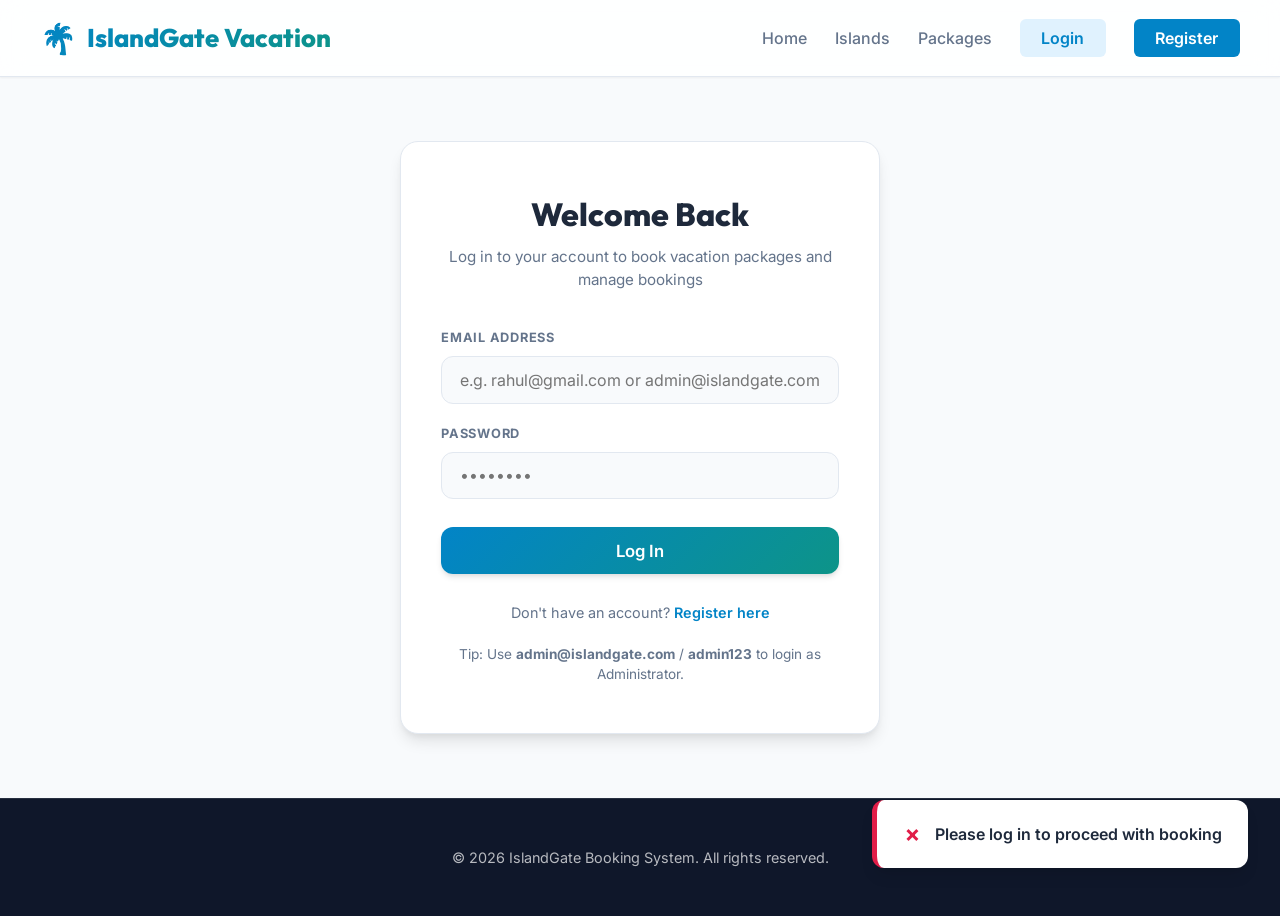
<file: Frontend/customer_dashboard.html>
<!DOCTYPE html>
<html lang="en">
<head>
    <meta charset="UTF-8">
    <meta name="viewport" content="width=device-width, initial-scale=1.0">
    <title>Customer Dashboard - IslandGate</title>
    <link rel="stylesheet" href="style.css">
</head>
<body>
    <div id="navbar-container"></div>

    <main class="section" style="max-width:1400px; flex-grow:1; display:flex; flex-direction:column;">
        <div style="margin-bottom: 2rem;">
            <h1 style="font-family:var(--font-heading); margin-bottom:0.25rem;">Traveler <span>Portal</span></h1>
            <p style="color:var(--text-secondary);" id="welcome-message">Manage your luxury island getaways, view history, and edit your profile details.</p>
        </div>

        <div class="dashboard-grid">
            <!-- Sidebar Navigation -->
            <aside class="dashboard-sidebar">
                <button class="db-tab-btn active" onclick="switchTab('trips')">✈️ Upcoming Trips</button>
                <button class="db-tab-btn" onclick="switchTab('history')">📜 Booking History</button>
                <button class="db-tab-btn" onclick="switchTab('payments')">💳 Payment Logs</button>
                <button class="db-tab-btn" onclick="switchTab('favorites')">❤️ Favorite Islands</button>
                <button class="db-tab-btn" onclick="switchTab('profile')">👤 My Profile</button>
            </aside>

            <!-- Main Panel Content -->
            <section class="dashboard-main">
                
                <!-- Upcoming Trips Tab -->
                <div id="tab-trips" class="dashboard-card db-tab-content">
                    <div class="dashboard-header">
                        <h2 style="font-size:1.5rem; font-weight:800;">Upcoming Trips</h2>
                    </div>
                    <div id="upcoming-trips-list" style="display:flex; flex-direction:column; gap:1.25rem;">
                        <!-- Dynamically populated -->
                    </div>
                </div>

                <!-- Booking History Tab -->
                <div id="tab-history" class="dashboard-card db-tab-content" style="display:none;">
                    <div class="dashboard-header">
                        <h2 style="font-size:1.5rem; font-weight:800;">Booking History</h2>
                    </div>
                    <div class="table-container">
                        <table class="custom-table">
                            <thead>
                                <tr>
                                    <th>Booking ID</th>
                                    <th>Island</th>
                                    <th>Package</th>
                                    <th>Date</th>
                                    <th>Guests</th>
                                    <th>Total Price</th>
                                    <th>Status</th>
                                    <th>Actions</th>
                                </tr>
                            </thead>
                            <tbody id="bookings-history-table-body">
                                <!-- Dynamically populated -->
                            </tbody>
                        </table>
                    </div>
                </div>

                <!-- Payment logs Tab -->
                <div id="tab-payments" class="dashboard-card db-tab-content" style="display:none;">
                    <div class="dashboard-header">
                        <h2 style="font-size:1.5rem; font-weight:800;">Payment Logs</h2>
                    </div>
                    <div class="table-container">
                        <table class="custom-table">
                            <thead>
                                <tr>
                                    <th>Transaction ID</th>
                                    <th>Booking ID</th>
                                    <th>Date</th>
                                    <th>Method</th>
                                    <th>Amount</th>
                                    <th>Status</th>
                                </tr>
                            </thead>
                            <tbody id="payments-history-table-body">
                                <!-- Dynamically populated -->
                            </tbody>
                        </table>
                    </div>
                </div>

                <!-- Favorite Islands Tab -->
                <div id="tab-favorites" class="dashboard-card db-tab-content" style="display:none;">
                    <div class="dashboard-header">
                        <h2 style="font-size:1.5rem; font-weight:800;">Favorite Islands</h2>
                    </div>
                    <div class="island-grid" id="favorites-grid" style="grid-template-columns: repeat(auto-fill, minmax(280px, 1fr));">
                        <!-- Dynamically populated -->
                    </div>
                </div>

                <!-- Profile Tab -->
                <div id="tab-profile" class="dashboard-card db-tab-content" style="display:none;">
                    <div class="dashboard-header">
                        <h2 style="font-size:1.5rem; font-weight:800;">Profile Settings</h2>
                    </div>
                    <form class="auth-form" id="profile-form" style="max-width:600px;">
                        <div class="form-group">
                            <label for="profile-name">Full Name</label>
                            <input type="text" id="profile-name" class="form-control" required>
                        </div>
                        <div class="form-group">
                            <label for="profile-email">Email Address</label>
                            <input type="email" id="profile-email" class="form-control" readonly style="background-color: var(--border);">
                        </div>
                        <div class="form-group">
                            <label for="profile-phone">Phone Number</label>
                            <input type="tel" id="profile-phone" class="form-control" required>
                        </div>
                        <div class="form-group">
                            <label for="profile-nationality">Nationality</label>
                            <input type="text" id="profile-nationality" class="form-control" required>
                        </div>
                        <div class="form-group">
                            <label for="profile-password">Password</label>
                            <input type="password" id="profile-password" class="form-control" required>
                        </div>
                        <button type="submit" class="btn-auth-submit" style="width:fit-content; padding-left:2.5rem; padding-right:2.5rem;">Save Changes</button>
                    </form>
                </div>

            </section>
        </div>
    </main>

    <footer>
        <p>&copy; 2026 IslandGate Booking System. All rights reserved.</p>
    </footer>

    <script src="script.js"></script>
    <script>
        let allUserBookings = [];
        let allUserPayments = [];

        document.addEventListener("DOMContentLoaded", async () => {
            const user = getCurrentUser();
            if (user) {
                document.getElementById("welcome-message").innerText = `Welcome back, ${user.full_name}! Manage your luxury getaways and profile settings.`;
                populateProfileForm(user);
            }

            const params = new URLSearchParams(window.location.search);
            if (params.get('pay_success') === 'true') {
                showAlert("Payment completed successfully! Enjoy your trip.", "success");
                history.pushState(null, "", "customer_dashboard.html");
            }

            await loadUserData();
        });

        function populateProfileForm(user) {
            document.getElementById("profile-name").value = user.full_name;
            document.getElementById("profile-email").value = user.email;
            document.getElementById("profile-phone").value = user.phone;
            document.getElementById("profile-nationality").value = user.nationality;
            document.getElementById("profile-password").value = user.password || "";
        }

        async function loadUserData() {
            const user = getCurrentUser();
            if (!user) return;

            try {
                // Fetch bookings
                const bookings = await apiFetch("/bookings/");
                allUserBookings = bookings.filter(b => b.customer_name === user.full_name);
                
                // Fetch payments
                const payments = await apiFetch("/payments/");
                allUserPayments = payments.filter(p => p.customer_name === user.full_name);

                renderUpcomingTrips();
                renderBookingsTable();
                renderPaymentsTable();
                renderFavorites();
            } catch (err) {
                console.error(err);
                showAlert("Failed to load dashboard data from database.", "error");
            }
        }

        function switchTab(tabId) {
            // Update sidebar buttons
            const buttons = document.querySelectorAll(".db-tab-btn");
            buttons.forEach(btn => {
                if (btn.innerText.toLowerCase().includes(tabId)) {
                    btn.classList.add("active");
                } else {
                    btn.classList.remove("active");
                }
            });

            // Update content blocks
            const contents = document.querySelectorAll(".db-tab-content");
            contents.forEach(content => {
                if (content.id === `tab-${tabId}`) {
                    content.style.display = "block";
                } else {
                    content.style.display = "none";
                }
            });
        }

        function renderUpcomingTrips() {
            const container = document.getElementById("upcoming-trips-list");
            const today = new Date().toISOString().split('T')[0];
            
            const upcoming = allUserBookings.filter(b => b.travel_date >= today && b.booking_status !== 'Cancelled');

            if (upcoming.length === 0) {
                container.innerHTML = `
                    <div style="text-align:center; padding:3rem; color:var(--text-secondary); background:var(--bg-light); border-radius:var(--radius-md); border:1px dashed var(--border);">
                        <span style="font-size:2rem;">⚓</span>
                        <p style="font-weight:600; margin-top:0.5rem; font-size:1.05rem;">No Upcoming Trips</p>
                        <p style="font-size:0.875rem; margin-bottom:1rem;">Ready to set sail? Find a package and start exploring.</p>
                        <a href="packages.html" class="btn-primary" style="font-size:0.875rem; padding:0.5rem 1rem;">View Resort Packages</a>
                    </div>
                `;
                return;
            }

            container.innerHTML = upcoming.map(b => `
                <div style="display:flex; justify-content:space-between; align-items:center; background-color:var(--bg-light); border:1px solid var(--border); padding:1.5rem; border-radius:var(--radius-md);">
                    <div>
                        <span class="status-badge ${b.booking_status.toLowerCase()}" style="margin-bottom:0.5rem;">${b.booking_status}</span>
                        <h3 style="font-size:1.2rem; font-weight:700;">${b.package_name}</h3>
                        <p style="font-size:0.875rem; color:var(--text-secondary); margin-top:0.25rem;">🌴 Island: <strong>${b.island_name}</strong> | 📅 Date: <strong>${b.travel_date}</strong> | 👤 Guests: <strong>${b.number_of_people}</strong></p>
                    </div>
                    <div style="text-align:right;">
                        <p style="font-weight:800; color:var(--primary); font-size:1.2rem; margin-bottom:0.5rem;">₹${b.total_amount.toLocaleString()}</p>
                        ${b.booking_status === 'Pending' ? `
                            <button class="btn-primary" onclick="payPending(${b.booking_id})" style="font-size:0.8rem; padding:0.4rem 0.8rem;">Pay Now</button>
                        ` : ''}
                        ${b.booking_status !== 'Cancelled' ? `
                            <button class="btn-secondary" onclick="cancelTrip(${b.booking_id})" style="font-size:0.8rem; padding:0.4rem 0.8rem; background-color:var(--danger-light); color:var(--danger); border-color:var(--danger-light);">Cancel Trip</button>
                        ` : ''}
                    </div>
                </div>
            `).join('');
        }

        function renderBookingsTable() {
            const tbody = document.getElementById("bookings-history-table-body");
            if (allUserBookings.length === 0) {
                tbody.innerHTML = `<tr><td colspan="8" style="text-align:center; padding:2rem; color:var(--text-secondary);">No bookings recorded.</td></tr>`;
                return;
            }

            tbody.innerHTML = allUserBookings.map(b => `
                <tr>
                    <td style="font-weight:600;">#${b.booking_id}</td>
                    <td>${b.island_name}</td>
                    <td>${b.package_name}</td>
                    <td>${b.travel_date}</td>
                    <td>${b.number_of_people}</td>
                    <td style="font-weight:700;">₹${b.total_amount.toLocaleString()}</td>
                    <td><span class="status-badge ${b.booking_status.toLowerCase()}">${b.booking_status}</span></td>
                    <td>
                        ${b.booking_status === 'Pending' ? `
                            <button class="btn-action-edit" onclick="payPending(${b.booking_id})">Pay</button>
                        ` : ''}
                        ${b.booking_status !== 'Cancelled' ? `
                            <button class="btn-action-delete" onclick="cancelTrip(${b.booking_id})">Cancel</button>
                        ` : '-'}
                    </td>
                </tr>
            `).join('');
        }

        function renderPaymentsTable() {
            const tbody = document.getElementById("payments-history-table-body");
            if (allUserPayments.length === 0) {
                tbody.innerHTML = `<tr><td colspan="6" style="text-align:center; padding:2rem; color:var(--text-secondary);">No payment logs recorded.</td></tr>`;
                return;
            }

            tbody.innerHTML = allUserPayments.map(p => `
                <tr>
                    <td style="font-family:monospace; font-weight:600;">${p.transaction_id}</td>
                    <td style="font-weight:600;">#${p.booking_id}</td>
                    <td>${p.payment_date}</td>
                    <td>${p.payment_method}</td>
                    <td style="font-weight:700; color:var(--success);">₹${p.amount.toLocaleString()}</td>
                    <td><span class="status-badge ${p.payment_status.toLowerCase()}">${p.payment_status}</span></td>
                </tr>
            `).join('');
        }

        function getFavoritesList() {
            const favs = localStorage.getItem("favoriteIslands");
            return favs ? JSON.parse(favs) : [];
        }

        function saveFavoritesList(favs) {
            localStorage.setItem("favoriteIslands", JSON.stringify(favs));
        }

        async function renderFavorites() {
            const grid = document.getElementById("favorites-grid");
            const favNames = getFavoritesList();

            if (favNames.length === 0) {
                grid.innerHTML = `
                    <div style="grid-column: 1/-1; text-align:center; padding:3rem; color:var(--text-secondary); background:var(--bg-light); border-radius:var(--radius-md);">
                        <p>No favorite islands saved. Toggle favorites directly in the <a href="islands.html">Islands list</a>!</p>
                    </div>
                `;
                return;
            }

            try {
                const islands = await apiFetch("/islands/");
                const favIslands = islands.filter(island => favNames.includes(island.island_name));

                if (favIslands.length === 0) {
                    grid.innerHTML = `<div style="grid-column:1/-1; text-align:center; padding:3rem; color:var(--text-secondary);">No matching islands found.</div>`;
                    return;
                }

                grid.innerHTML = favIslands.map(island => `
                    <div class="island-card">
                        <div class="card-img-container" style="height:150px;">
                            <img src="${island.image_url || 'https://images.unsplash.com/photo-1548574505-5e239809ee19?auto=format&fit=crop&w=600&q=80'}" class="card-img" alt="${island.island_name}" onerror="this.src='https://images.unsplash.com/photo-1548574505-5e239809ee19?auto=format&fit=crop&w=600&q=80'">
                            <span class="card-badge" style="font-size:0.65rem;">${island.climate}</span>
                        </div>
                        <div class="card-body" style="padding:1rem;">
                            <h3 class="card-title" style="font-size:1.15rem; margin-bottom:0.15rem;">${island.island_name}</h3>
                            <div class="card-subtitle" style="font-size:0.8rem; margin-bottom:0.75rem;">📍 ${island.country}</div>
                            <button class="btn-card-action" onclick="exploreIslandPackages('${island.island_name}')" style="font-size:0.8rem; padding:0.5rem;">Find Packages</button>
                            <button class="btn-secondary" onclick="toggleFavorite('${island.island_name}')" style="font-size:0.8rem; padding:0.5rem; margin-top:0.5rem; width:100%; color:var(--danger); border-color:var(--danger-light); background:var(--danger-light);">Remove Favorite</button>
                        </div>
                    </div>
                `).join('');
            } catch (err) {
                console.error(err);
                grid.innerHTML = `<div style="grid-column:1/-1; text-align:center; padding:3rem; color:var(--danger);">Failed to render favorites grid.</div>`;
            }
        }

        function exploreIslandPackages(islandName) {
            window.location.href = `packages.html?island_name=${encodeURIComponent(islandName)}`;
        }

        function toggleFavorite(islandName) {
            let favs = getFavoritesList();
            if (favs.includes(islandName)) {
                favs = favs.filter(name => name !== islandName);
                showAlert(`Removed ${islandName} from favorites`, "success");
            } else {
                favs.push(islandName);
                showAlert(`Added ${islandName} to favorites`, "success");
            }
            saveFavoritesList(favs);
            renderFavorites();
        }

        function payPending(bookingId) {
            window.location.href = `payment.html?booking_id=${bookingId}`;
        }

        async function cancelTrip(bookingId) {
            const booking = allUserBookings.find(b => b.booking_id === bookingId);
            if (!booking) return;

            if (!confirm(`Are you sure you want to cancel booking #${bookingId} for ${booking.package_name}?`)) {
                return;
            }

            try {
                const payload = {
                    ...booking,
                    booking_status: "Cancelled"
                };

                await apiFetch(`/bookings/update/${bookingId}/`, {
                    method: "PUT",
                    body: JSON.stringify(payload)
                });

                showAlert("Booking cancelled successfully", "success");
                await loadUserData();
            } catch (err) {
                console.error(err);
                showAlert("Failed to cancel trip. Contact Support.", "error");
            }
        }

        document.getElementById("profile-form").addEventListener("submit", async (e) => {
            e.preventDefault();
            const user = getCurrentUser();
            if (!user) return;

            const full_name = document.getElementById("profile-name").value.trim();
            const phone = document.getElementById("profile-phone").value.trim();
            const nationality = document.getElementById("profile-nationality").value.trim();
            const password = document.getElementById("profile-password").value;

            try {
                const payload = {
                    full_name,
                    email: user.email,
                    phone,
                    nationality,
                    password
                };

                const updatedUser = await apiFetch(`/customers/update/${user.customer_id}/`, {
                    method: "PUT",
                    body: JSON.stringify(payload)
                });

                // Update session
                setCurrentUser(updatedUser);
                showAlert("Profile settings saved successfully!", "success");
                
                // Update header welcome message
                document.getElementById("welcome-message").innerText = `Welcome back, ${updatedUser.full_name}! Manage your luxury getaways and profile settings.`;
                renderNavBar();
            } catch (err) {
                console.error(err);
                showAlert(err.message || "Failed to update profile", "error");
            }
        });
    </script>
</body>
</html>
</file>
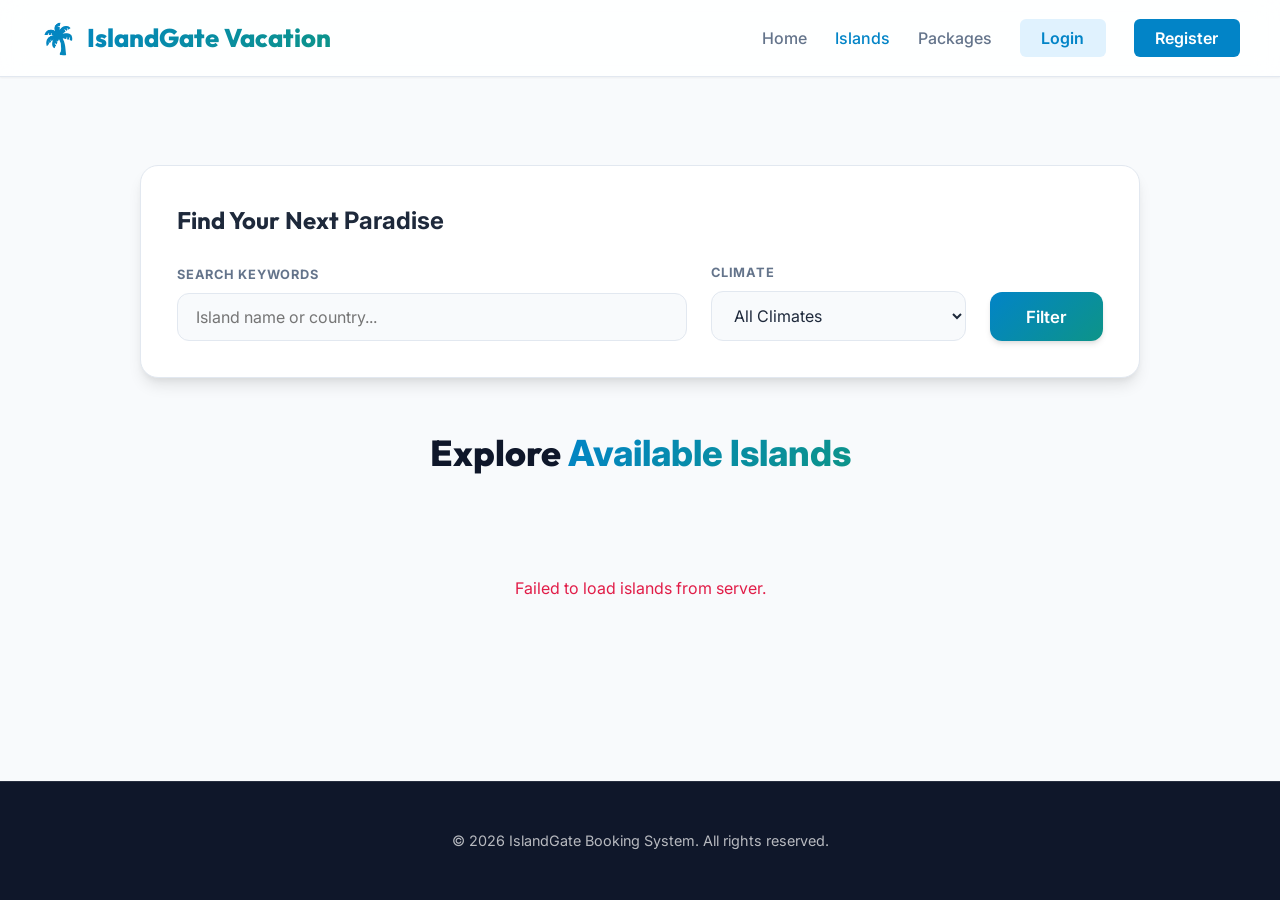
<file: Frontend/islands.html>
<!DOCTYPE html>
<html lang="en">
<head>
    <meta charset="UTF-8">
    <meta name="viewport" content="width=device-width, initial-scale=1.0">
    <title>Islands - IslandGate</title>
    <link rel="stylesheet" href="style.css">
</head>
<body>
    <div id="navbar-container"></div>

    <main class="section">
        <div class="search-container" style="margin-top: 1rem; margin-bottom: 3rem;">
            <div style="display:flex; flex-direction:column; gap:1.25rem;">
                <h2 style="font-family:var(--font-heading); margin-bottom:0.25rem;">Find Your Next <span>Paradise</span></h2>
                <div class="search-form" style="grid-template-columns: 2fr 1fr auto;">
                    <div class="form-group">
                        <label for="island-search-input">Search Keywords</label>
                        <input type="text" id="island-search-input" class="form-control" placeholder="Island name or country...">
                    </div>
                    <div class="form-group">
                        <label for="climate-filter">Climate</label>
                        <select id="climate-filter" class="form-control">
                            <option value="">All Climates</option>
                            <option value="Tropical">Tropical</option>
                            <option value="Temperate">Temperate</option>
                            <option value="Mediterranean">Mediterranean</option>
                            <option value="Subtropical">Subtropical</option>
                        </select>
                    </div>
                    <button class="btn-search" onclick="filterIslands()">Filter</button>
                </div>
            </div>
        </div>

        <h2 class="section-title">Explore <span>Available Islands</span></h2>
        
        <div class="island-grid" id="islands-grid">
            <div style="grid-column: 1/-1; text-align:center; padding:3rem; color:var(--text-secondary);">
                Loading islands...
            </div>
        </div>
    </main>

    <footer>
        <p>&copy; 2026 IslandGate Booking System. All rights reserved.</p>
    </footer>

    <script src="script.js"></script>
    <script>
        let allIslands = [];

        document.addEventListener("DOMContentLoaded", async () => {
            // Check query param for immediate search
            const params = new URLSearchParams(window.location.search);
            const initialSearch = params.get('search') || "";
            document.getElementById("island-search-input").value = initialSearch;

            await fetchAndRenderIslands(initialSearch);
        });

        async function fetchAndRenderIslands(searchQuery = "") {
            const grid = document.getElementById("islands-grid");
            try {
                allIslands = await apiFetch("/islands/");
                renderIslandsList(allIslands, searchQuery);
            } catch (err) {
                console.error(err);
                grid.innerHTML = `
                    <div style="grid-column: 1/-1; text-align:center; padding:3rem; color:var(--danger);">
                        Failed to load islands from server.
                    </div>
                `;
            }
        }

        function renderIslandsList(islands, searchQuery = "", climateFilter = "") {
            const grid = document.getElementById("islands-grid");
            
            let filtered = islands;
            if (searchQuery) {
                const sq = searchQuery.toLowerCase();
                filtered = filtered.filter(island => 
                    island.island_name.toLowerCase().includes(sq) || 
                    island.country.toLowerCase().includes(sq) ||
                    island.description.toLowerCase().includes(sq)
                );
            }
            if (climateFilter) {
                filtered = filtered.filter(island => island.climate === climateFilter);
            }

            if (filtered.length === 0) {
                grid.innerHTML = `
                    <div style="grid-column: 1/-1; text-align:center; padding:4rem; color:var(--text-secondary); background:var(--bg-card); border-radius:var(--radius-lg); border:1px solid var(--border);">
                        <p style="font-size:1.2rem; font-weight:600; margin-bottom:0.5rem;">No Islands Found</p>
                        <p>Try resetting filters or adjusting search terms.</p>
                    </div>
                `;
                return;
            }

            const favs = localStorage.getItem("favoriteIslands") ? JSON.parse(localStorage.getItem("favoriteIslands")) : [];

            grid.innerHTML = filtered.map(island => {
                const isFav = favs.includes(island.island_name);
                return `
                    <div class="island-card">
                        <div class="card-img-container">
                            <img src="${island.image_url || 'https://images.unsplash.com/photo-1548574505-5e239809ee19?auto=format&fit=crop&w=600&q=80'}" class="card-img" alt="${island.island_name}" onerror="this.src='https://images.unsplash.com/photo-1548574505-5e239809ee19?auto=format&fit=crop&w=600&q=80'">
                            <span class="card-badge">${island.climate}</span>
                        </div>
                        <div class="card-body">
                            <h3 class="card-title">${island.island_name}</h3>
                            <div class="card-subtitle">📍 ${island.country}</div>
                            <p class="card-desc">${island.description}</p>
                            <div class="card-meta-list">
                                <div class="card-meta-item">
                                    <span class="card-meta-label">Best Season</span>
                                    <span class="card-meta-val">${island.best_season}</span>
                                </div>
                            </div>
                            <button class="btn-card-action" onclick="exploreIslandPackages('${island.island_name}')">Explore Packages</button>
                            <button class="btn-secondary" onclick="toggleFavorite('${island.island_name}')" style="margin-top: 0.5rem; width:100%; font-size:0.85rem; display:flex; align-items:center; justify-content:center; gap:0.4rem;">
                                ${isFav ? '❤️ Remove Favorite' : '🤍 Add to Favorites'}
                            </button>
                        </div>
                    </div>
                `;
            }).join('');
        }

        function filterIslands() {
            const query = document.getElementById("island-search-input").value.trim();
            const climate = document.getElementById("climate-filter").value;
            renderIslandsList(allIslands, query, climate);
        }

        function exploreIslandPackages(islandName) {
            window.location.href = `packages.html?island_name=${encodeURIComponent(islandName)}`;
        }

        function toggleFavorite(islandName) {
            let favs = localStorage.getItem("favoriteIslands") ? JSON.parse(localStorage.getItem("favoriteIslands")) : [];
            if (favs.includes(islandName)) {
                favs = favs.filter(name => name !== islandName);
                showAlert(`Removed ${islandName} from favorites`, "success");
            } else {
                favs.push(islandName);
                showAlert(`Added ${islandName} to favorites`, "success");
            }
            localStorage.setItem("favoriteIslands", JSON.stringify(favs));
            // Re-render
            const query = document.getElementById("island-search-input").value.trim();
            const climate = document.getElementById("climate-filter").value;
            renderIslandsList(allIslands, query, climate);
        }
    </script>
</body>
</html>
</file>
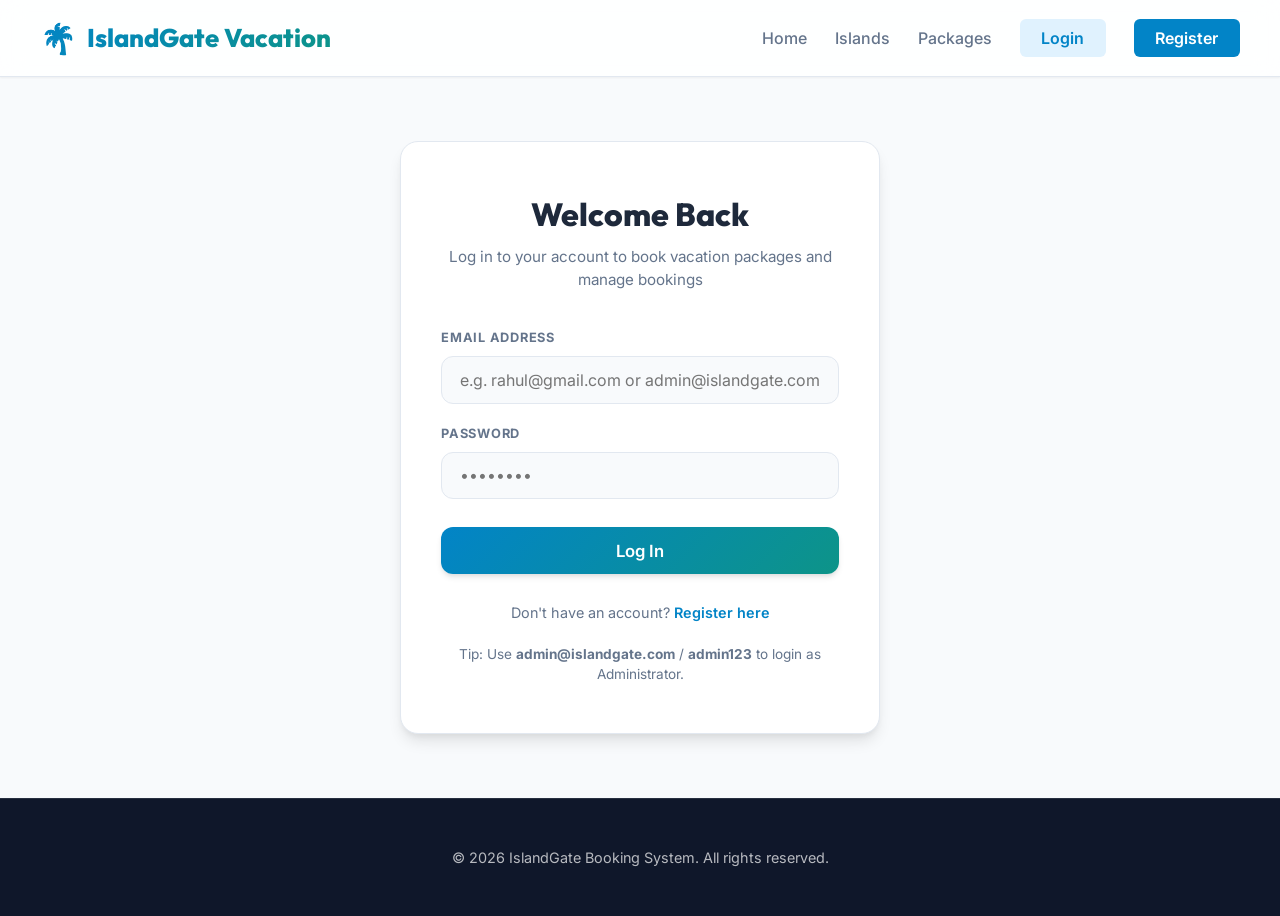
<file: Frontend/login.html>
<!DOCTYPE html>
<html lang="en">
<head>
    <meta charset="UTF-8">
    <meta name="viewport" content="width=device-width, initial-scale=1.0">
    <title>Login - IslandGate</title>
    <link rel="stylesheet" href="style.css">
</head>
<body>
    <div id="navbar-container"></div>

    <main class="auth-container">
        <div class="auth-header">
            <h2>Welcome Back</h2>
            <p>Log in to your account to book vacation packages and manage bookings</p>
        </div>

        <form class="auth-form" id="login-form">
            <div class="form-group">
                <label for="login-email">Email Address</label>
                <input type="email" id="login-email" placeholder="e.g. rahul@gmail.com or admin@islandgate.com" class="form-control" required autocomplete="email">
            </div>
            
            <div class="form-group">
                <label for="login-password">Password</label>
                <input type="password" id="login-password" placeholder="••••••••" class="form-control" required autocomplete="current-password">
            </div>

            <button type="submit" class="btn-auth-submit">Log In</button>
        </form>

        <div class="auth-footer">
            <p>Don't have an account? <a href="register.html">Register here</a></p>
            <p style="margin-top: 1.25rem; font-size: 0.85rem; color: var(--text-secondary);">
                Tip: Use <strong>admin@islandgate.com</strong> / <strong>admin123</strong> to login as Administrator.
            </p>
        </div>
    </main>

    <footer>
        <p>&copy; 2026 IslandGate Booking System. All rights reserved.</p>
    </footer>

    <script src="script.js"></script>
    <script>
        document.addEventListener("DOMContentLoaded", () => {
            const urlParams = new URLSearchParams(window.location.search);
            const error = urlParams.get('error');
            if (error === 'login_required') {
                showAlert("Please log in to proceed with booking", "error");
            } else if (error === 'admin_required') {
                showAlert("Administrator credentials required", "error");
            }
        });

        document.getElementById("login-form").addEventListener("submit", async (e) => {
            e.preventDefault();
            const email = document.getElementById("login-email").value.trim();
            const password = document.getElementById("login-password").value;

            // Admin login override check
            if (email === "admin@islandgate.com" && password === "admin123") {
                localStorage.setItem("adminLoggedIn", "true");
                showAlert("Admin logged in successfully!", "success");
                setTimeout(() => {
                    window.location.href = "admin_dashboard.html";
                }, 1000);
                return;
            }

            // Customer login check against DB list
            try {
                const customers = await apiFetch("/customers/");
                const matched = customers.find(c => c.email.toLowerCase() === email.toLowerCase() && c.password === password);
                
                if (matched) {
                    setCurrentUser(matched);
                    showAlert(`Welcome back, ${matched.full_name}!`, "success");
                    
                    const redirect = localStorage.getItem("postLoginRedirect");
                    localStorage.removeItem("postLoginRedirect");
                    
                    setTimeout(() => {
                        window.location.href = redirect || "customer_dashboard.html";
                    }, 1000);
                } else {
                    showAlert("Invalid email or password", "error");
                }
            } catch (error) {
                showAlert("Error connecting to server. Please try again.", "error");
                console.error("Login request failed:", error);
            }
        });
    </script>
</body>
</html>
</file>
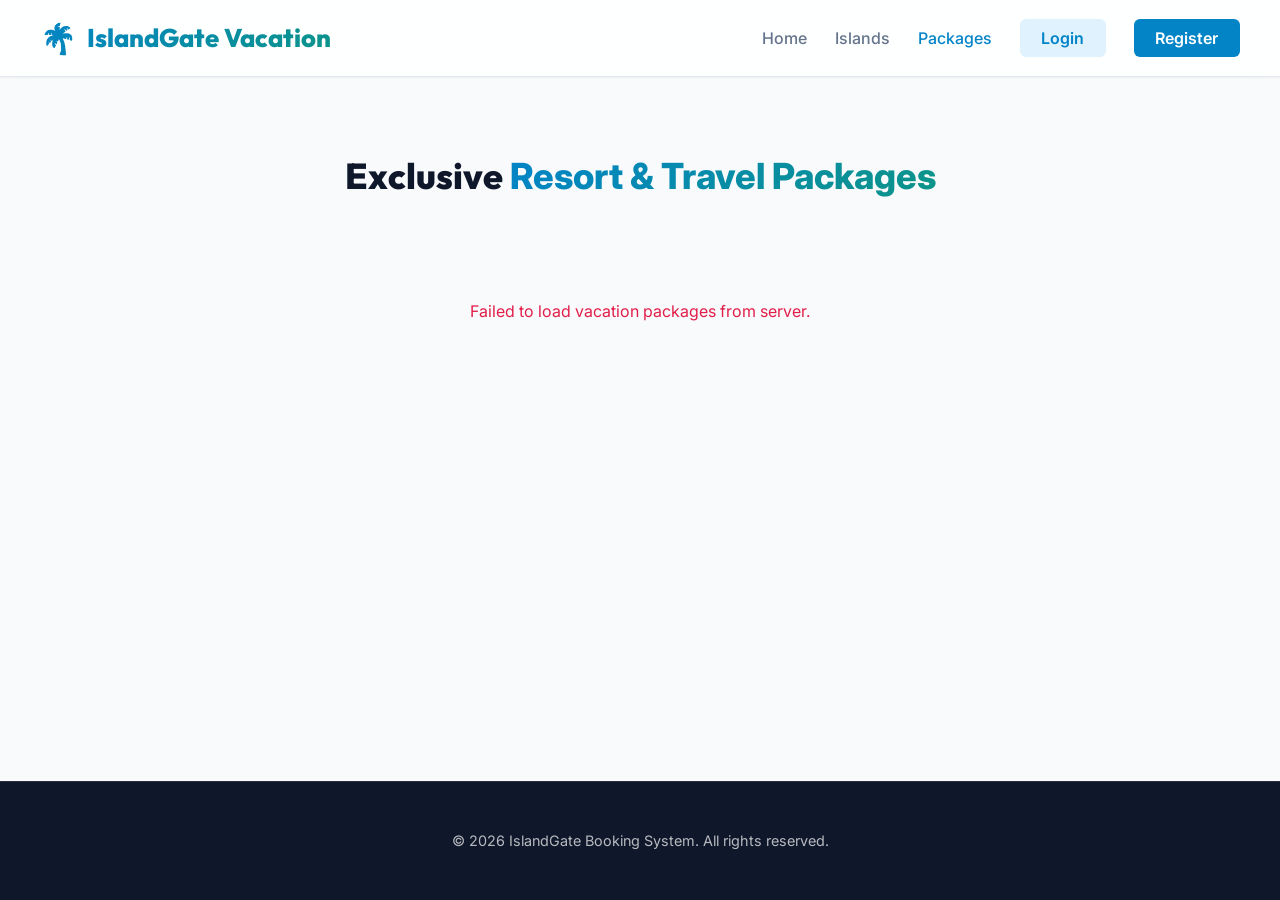
<file: Frontend/packages.html>
<!DOCTYPE html>
<html lang="en">
<head>
    <meta charset="UTF-8">
    <meta name="viewport" content="width=device-width, initial-scale=1.0">
    <title>Vacation Packages - IslandGate</title>
    <link rel="stylesheet" href="style.css">
</head>
<body>
    <div id="navbar-container"></div>

    <main class="section">
        <div id="filter-status-banner" style="display:none; background-color:var(--primary-light); border:1px solid var(--primary); padding:1rem 1.5rem; border-radius:var(--radius-md); margin-bottom:2.5rem; justify-content:space-between; align-items:center;">
            <span style="font-weight:600; color:var(--primary-hover);" id="filter-banner-text">Showing packages for Island</span>
            <button class="btn-secondary" onclick="clearIslandFilter()" style="padding:0.4rem 0.8rem; font-size:0.85rem;">Show All Packages</button>
        </div>

        <h2 class="section-title">Exclusive <span>Resort & Travel Packages</span></h2>
        
        <div class="packages-grid" id="packages-grid">
            <div style="grid-column: 1/-1; text-align:center; padding:3rem; color:var(--text-secondary);">
                Loading packages...
            </div>
        </div>
    </main>

    <footer>
        <p>&copy; 2026 IslandGate Booking System. All rights reserved.</p>
    </footer>

    <script src="script.js"></script>
    <script>
        let allPackages = [];
        let currentIslandFilter = "";

        document.addEventListener("DOMContentLoaded", async () => {
            const params = new URLSearchParams(window.location.search);
            currentIslandFilter = params.get('island_name') || "";

            await fetchAndRenderPackages();
        });

        async function fetchAndRenderPackages() {
            const grid = document.getElementById("packages-grid");
            try {
                allPackages = await apiFetch("/packages/");
                renderPackagesList();
            } catch (err) {
                console.error(err);
                grid.innerHTML = `
                    <div style="grid-column: 1/-1; text-align:center; padding:3rem; color:var(--danger);">
                        Failed to load vacation packages from server.
                    </div>
                `;
            }
        }

        function renderPackagesList() {
            const grid = document.getElementById("packages-grid");
            const banner = document.getElementById("filter-status-banner");
            const bannerText = document.getElementById("filter-banner-text");

            let filtered = allPackages;
            if (currentIslandFilter) {
                filtered = allPackages.filter(pkg => pkg.island_name.toLowerCase() === currentIslandFilter.toLowerCase());
                bannerText.innerText = `🌴 Showing vacation packages for island: "${currentIslandFilter}"`;
                banner.style.display = "flex";
            } else {
                banner.style.display = "none";
            }

            if (filtered.length === 0) {
                grid.innerHTML = `
                    <div style="grid-column: 1/-1; text-align:center; padding:4rem; color:var(--text-secondary); background:var(--bg-card); border-radius:var(--radius-lg); border:1px solid var(--border);">
                        <p style="font-size:1.2rem; font-weight:600; margin-bottom:0.5rem;">No Packages Available</p>
                        <p>${currentIslandFilter ? `No packages have been added for the island "${currentIslandFilter}" yet.` : 'No packages exist in the system yet.'}</p>
                    </div>
                `;
                return;
            }

            grid.innerHTML = filtered.map(pkg => {
                const services = pkg.included_services ? pkg.included_services.split(',').map(s => s.trim()) : [];
                return `
                    <div class="package-card">
                        <div class="card-img-container">
                            <img src="https://images.unsplash.com/photo-1520250497591-112f2f40a3f4?auto=format&fit=crop&w=600&q=80" class="card-img" alt="${pkg.resort_name}">
                            <span class="card-badge">${pkg.duration}</span>
                        </div>
                        <div class="card-body">
                            <span style="font-size:0.75rem; text-transform:uppercase; letter-spacing:0.05rem; color:var(--primary); font-weight:700; margin-bottom:0.25rem;">🌴 ${pkg.island_name}</span>
                            <h3 class="card-title" style="margin-bottom:0.25rem;">${pkg.package_name}</h3>
                            <div class="card-subtitle" style="margin-bottom:1rem;">🏨 ${pkg.resort_name}</div>
                            
                            <p style="font-size:0.8rem; font-weight:700; color:var(--text-secondary); text-transform:uppercase; margin-bottom:0.4rem; letter-spacing:0.04em;">Services Included:</p>
                            <div class="services-list">
                                ${services.map(s => `<span class="service-tag">${s}</span>`).join('')}
                            </div>
                            
                            <div class="card-meta-list" style="margin-top:auto;">
                                <div class="card-meta-item">
                                    <span class="card-meta-label">Package Price</span>
                                    <span class="card-meta-val" style="color:var(--primary); font-size:1.35rem; font-weight:800;">₹${pkg.price.toLocaleString()}</span>
                                </div>
                            </div>
                            <button class="btn-card-action" onclick="bookNow(${pkg.package_id})">Book Vacation</button>
                        </div>
                    </div>
                `;
            }).join('');
        }

        function clearIslandFilter() {
            currentIslandFilter = "";
            history.pushState(null, "", "packages.html");
            renderPackagesList();
        }

        function bookNow(packageId) {
            window.location.href = `booking.html?package_id=${packageId}`;
        }
    </script>
</body>
</html>
</file>
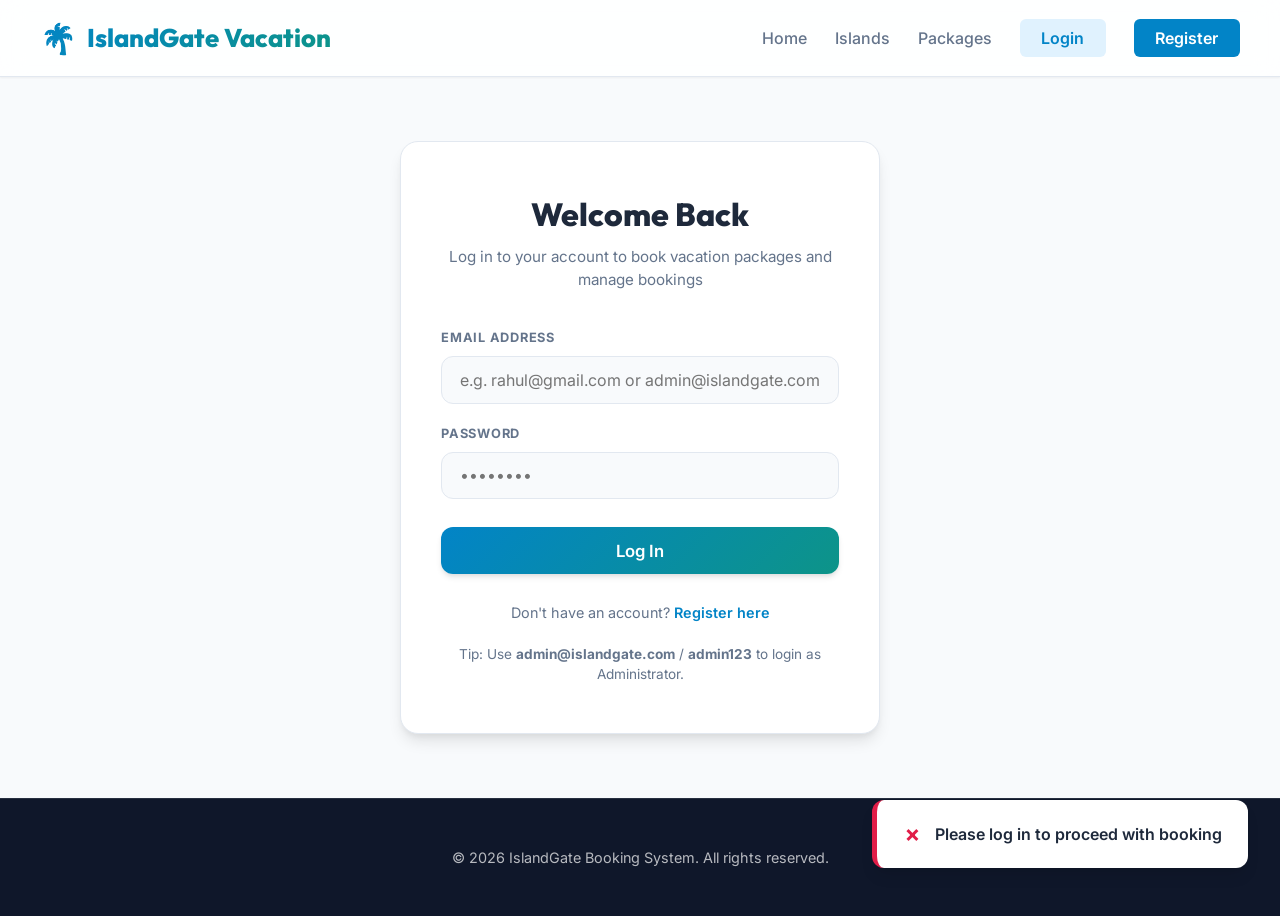
<file: Frontend/payment.html>
<!DOCTYPE html>
<html lang="en">
<head>
    <meta charset="UTF-8">
    <meta name="viewport" content="width=device-width, initial-scale=1.0">
    <title>Payment Center - IslandGate</title>
    <link rel="stylesheet" href="style.css">
</head>
<body>
    <div id="navbar-container"></div>

    <main class="section">
        <h2 class="section-title">Secure <span>Payment Portal</span></h2>

        <div class="grid-booking">
            <!-- Left Panel: Form -->
            <div class="booking-panel">
                <h3 style="font-family:var(--font-heading); margin-bottom:1.5rem; border-bottom:1px solid var(--border); padding-bottom:0.5rem;">Select Payment Method</h3>
                <form class="auth-form" id="payment-form">
                    <div class="form-group">
                        <label for="payment-method-select">Payment Method</label>
                        <select id="payment-method-select" class="form-control" required onchange="toggleCardInputs()">
                            <option value="">-- Select Payment Method --</option>
                            <option value="UPI">UPI (Google Pay / PhonePe / Paytm)</option>
                            <option value="Credit Card">Credit Card</option>
                            <option value="Debit Card">Debit Card</option>
                            <option value="Net Banking">Net Banking</option>
                            <option value="Wallet">Digital Wallet</option>
                        </select>
                    </div>

                    <!-- Dynamic card detail inputs -->
                    <div id="card-detail-section" style="display:none; flex-direction:column; gap:1.25rem;">
                        <div class="form-group">
                            <label for="pay-card-num">Card Number</label>
                            <input type="text" id="pay-card-num" class="form-control" placeholder="1111-2222-3333-4444" pattern="^[0-9- ]{15,19}$">
                        </div>
                        <div style="display:grid; grid-template-columns:1fr 1fr; gap:1rem;">
                            <div class="form-group">
                                <label for="pay-card-expiry">Expiry Date</label>
                                <input type="text" id="pay-card-expiry" class="form-control" placeholder="MM/YY" pattern="^[0-9]{2}/[0-9]{2}$">
                            </div>
                            <div class="form-group">
                                <label for="pay-card-cvv">CVV</label>
                                <input type="password" id="pay-card-cvv" class="form-control" placeholder="***" pattern="^[0-9]{3}$">
                            </div>
                        </div>
                    </div>

                    <!-- Dynamic UPI detail inputs -->
                    <div id="upi-detail-section" style="display:none;" class="form-group">
                        <label for="pay-upi-id">UPI ID / VPA</label>
                        <input type="text" id="pay-upi-id" class="form-control" placeholder="e.g. user@okaxis">
                    </div>

                    <div class="form-group">
                        <label for="payment-amount-display">Amount to Pay</label>
                        <input type="text" id="payment-amount-display" class="form-control" readonly style="background-color: var(--border); font-weight:700; color:var(--primary); font-size:1.15rem;">
                    </div>

                    <button type="submit" class="btn-auth-submit" style="margin-top: 1rem;" id="submit-pay-btn">Confirm Payment</button>
                </form>
            </div>

            <!-- Right Panel: Summary -->
            <div class="booking-summary-card" id="booking-details-panel">
                <h3>Reservation Summary</h3>
                <div style="text-align:center; padding:2rem; opacity:0.8;">
                    Loading reservation details...
                </div>
            </div>
        </div>
    </main>

    <footer>
        <p>&copy; 2026 IslandGate Booking System. All rights reserved.</p>
    </footer>

    <script src="script.js"></script>
    <script>
        let targetBooking = null;
        let bookingId = null;

        document.addEventListener("DOMContentLoaded", async () => {
            const params = new URLSearchParams(window.location.search);
            bookingId = params.get('booking_id');

            if (!bookingId) {
                showAlert("Missing booking information. Redirecting to home...", "error");
                setTimeout(() => {
                    window.location.href = "index.html";
                }, 1500);
                return;
            }

            await loadBookingDetails(bookingId);
        });

        async function loadBookingDetails(id) {
            try {
                const bookings = await apiFetch("/bookings/");
                targetBooking = bookings.find(b => b.booking_id === parseInt(id));

                if (!targetBooking) {
                    showAlert("Booking reservation not found", "error");
                    setTimeout(() => {
                        window.location.href = "index.html";
                    }, 1500);
                    return;
                }

                document.getElementById("payment-amount-display").value = `₹${targetBooking.total_amount.toLocaleString()}`;
                renderRightPanel();
            } catch (err) {
                console.error(err);
                showAlert("Failed to load booking details from server", "error");
            }
        }

        function renderRightPanel() {
            const panel = document.getElementById("booking-details-panel");
            panel.innerHTML = `
                <h3>Reservation Summary</h3>
                
                <div class="summary-row">
                    <span style="opacity:0.75;">Booking ID</span>
                    <span style="font-weight:600;">#${targetBooking.booking_id}</span>
                </div>
                <div class="summary-row">
                    <span style="opacity:0.75;">Traveler Name</span>
                    <span style="font-weight:600;">${targetBooking.customer_name}</span>
                </div>
                <div class="summary-row">
                    <span style="opacity:0.75;">Island Visited</span>
                    <span style="font-weight:600;">${targetBooking.island_name}</span>
                </div>
                <div class="summary-row">
                    <span style="opacity:0.75;">Package Deal</span>
                    <span style="font-weight:600;">${targetBooking.package_name}</span>
                </div>
                <div class="summary-row">
                    <span style="opacity:0.75;">Journey Date</span>
                    <span style="font-weight:600;">${targetBooking.travel_date}</span>
                </div>
                <div class="summary-row">
                    <span style="opacity:0.75;">Guest Count</span>
                    <span style="font-weight:600;">${targetBooking.number_of_people} Person(s)</span>
                </div>
                
                <div class="summary-row total">
                    <span>Amount Charged</span>
                    <span>₹${targetBooking.total_amount.toLocaleString()}</span>
                </div>

                <div style="background-color:rgba(255,255,255,0.06); padding:1rem; border-radius:var(--radius-md); font-size:0.85rem; line-height:1.5; color:#cbd5e1; margin-top:0.5rem; text-align:center;">
                    🔒 256-Bit SSL Encrypted Transaction Gateway
                </div>
            `;
        }

        function toggleCardInputs() {
            const method = document.getElementById("payment-method-select").value;
            const cardSec = document.getElementById("card-detail-section");
            const upiSec = document.getElementById("upi-detail-section");

            cardSec.style.display = "none";
            upiSec.style.display = "none";

            document.getElementById("pay-card-num").required = false;
            document.getElementById("pay-card-expiry").required = false;
            document.getElementById("pay-card-cvv").required = false;
            document.getElementById("pay-upi-id").required = false;

            if (method === "Credit Card" || method === "Debit Card") {
                cardSec.style.display = "flex";
                document.getElementById("pay-card-num").required = true;
                document.getElementById("pay-card-expiry").required = true;
                document.getElementById("pay-card-cvv").required = true;
            } else if (method === "UPI") {
                upiSec.style.display = "block";
                document.getElementById("pay-upi-id").required = true;
            }
        }

        document.getElementById("payment-form").addEventListener("submit", async (e) => {
            e.preventDefault();

            if (!targetBooking) return;

            const method = document.getElementById("payment-method-select").value;
            const transactionId = "TXN" + Date.now() + Math.floor(Math.random() * 100);
            const today = new Date().toISOString().split('T')[0];

            try {
                document.getElementById("submit-pay-btn").innerText = "Processing Transaction...";
                document.getElementById("submit-pay-btn").disabled = true;

                // 1. Post Payment record to /payments/add/
                const paymentPayload = {
                    booking_id: targetBooking.booking_id,
                    customer_name: targetBooking.customer_name,
                    amount: targetBooking.total_amount,
                    payment_method: method,
                    payment_status: "Success",
                    transaction_id: transactionId,
                    payment_date: today
                };

                await apiFetch("/payments/add/", {
                    method: "POST",
                    body: JSON.stringify(paymentPayload)
                });

                // 2. Update Booking Status to "Confirmed"
                const bookingPayload = {
                    customer_name: targetBooking.customer_name,
                    island_name: targetBooking.island_name,
                    package_name: targetBooking.package_name,
                    travel_date: targetBooking.travel_date,
                    number_of_people: targetBooking.number_of_people,
                    total_amount: targetBooking.total_amount,
                    booking_status: "Confirmed"
                };

                await apiFetch(`/bookings/update/${targetBooking.booking_id}/`, {
                    method: "PUT",
                    body: JSON.stringify(bookingPayload)
                });

                showAlert(`Payment Success! Transaction ID: ${transactionId}`, "success");
                
                setTimeout(() => {
                    window.location.href = "customer_dashboard.html?pay_success=true";
                }, 1500);

            } catch (err) {
                showAlert("Transaction failed. Please try again.", "error");
                console.error(err);
                document.getElementById("submit-pay-btn").innerText = "Confirm Payment";
                document.getElementById("submit-pay-btn").disabled = false;
            }
        });
    </script>
</body>
</html>
</file>
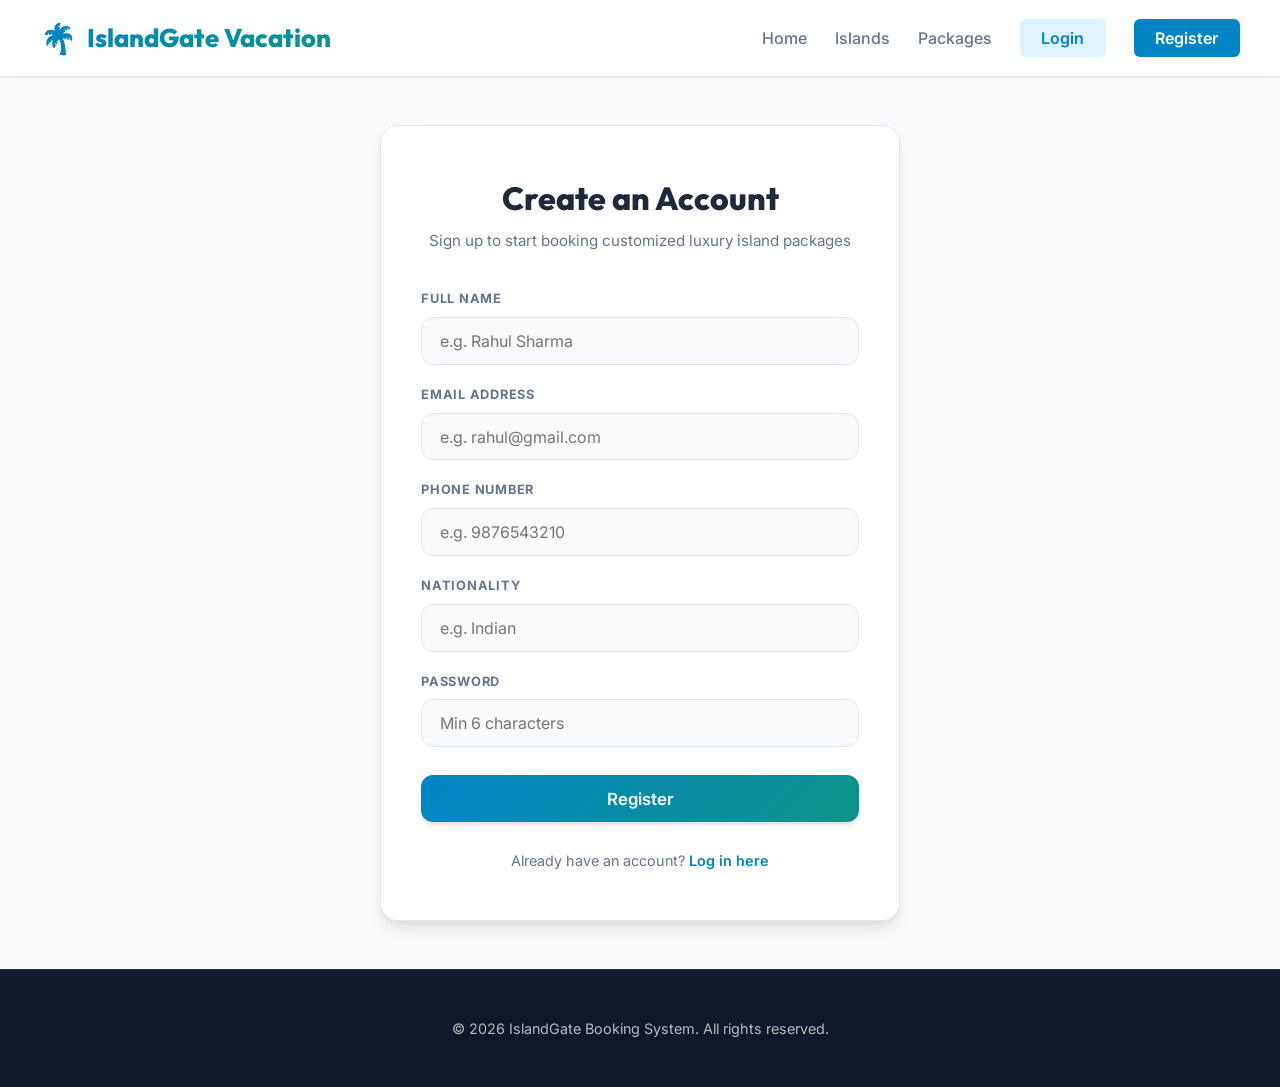
<file: Frontend/register.html>
<!DOCTYPE html>
<html lang="en">
<head>
    <meta charset="UTF-8">
    <meta name="viewport" content="width=device-width, initial-scale=1.0">
    <title>Register - IslandGate</title>
    <link rel="stylesheet" href="style.css">
</head>
<body>
    <div id="navbar-container"></div>

    <main class="auth-container" style="max-width: 520px; margin: 3rem auto;">
        <div class="auth-header">
            <h2>Create an Account</h2>
            <p>Sign up to start booking customized luxury island packages</p>
        </div>

        <form class="auth-form" id="register-form">
            <div class="form-group">
                <label for="register-name">Full Name</label>
                <input type="text" id="register-name" placeholder="e.g. Rahul Sharma" class="form-control" required autocomplete="name">
            </div>

            <div class="form-group">
                <label for="register-email">Email Address</label>
                <input type="email" id="register-email" placeholder="e.g. rahul@gmail.com" class="form-control" required autocomplete="email">
            </div>

            <div class="form-group">
                <label for="register-phone">Phone Number</label>
                <input type="tel" id="register-phone" placeholder="e.g. 9876543210" class="form-control" required autocomplete="tel">
            </div>

            <div class="form-group">
                <label for="register-nationality">Nationality</label>
                <input type="text" id="register-nationality" placeholder="e.g. Indian" class="form-control" required>
            </div>
            
            <div class="form-group">
                <label for="register-password">Password</label>
                <input type="password" id="register-password" placeholder="Min 6 characters" class="form-control" required autocomplete="new-password">
            </div>

            <button type="submit" class="btn-auth-submit">Register</button>
        </form>

        <div class="auth-footer">
            <p>Already have an account? <a href="login.html">Log in here</a></p>
        </div>
    </main>

    <footer>
        <p>&copy; 2026 IslandGate Booking System. All rights reserved.</p>
    </footer>

    <script src="script.js"></script>
    <script>
        document.getElementById("register-form").addEventListener("submit", async (e) => {
            e.preventDefault();
            const full_name = document.getElementById("register-name").value.trim();
            const email = document.getElementById("register-email").value.trim();
            const phone = document.getElementById("register-phone").value.trim();
            const nationality = document.getElementById("register-nationality").value.trim();
            const password = document.getElementById("register-password").value;

            if (password.length < 6) {
                showAlert("Password must be at least 6 characters long", "error");
                return;
            }

            try {
                const payload = {
                    full_name,
                    email,
                    phone,
                    nationality,
                    password
                };

                const response = await apiFetch("/customers/add/", {
                    method: "POST",
                    body: JSON.stringify(payload)
                });

                showAlert("Registration successful! Redirecting to login...", "success");
                setTimeout(() => {
                    window.location.href = "login.html";
                }, 1500);
            } catch (error) {
                showAlert(error.message || "Failed to register. Email/ID might be taken.", "error");
                console.error("Registration failed:", error);
            }
        });
    </script>
</body>
</html>
</file>
<file: Frontend/style.css>
@import url('https://fonts.googleapis.com/css2?family=Inter:wght@300;400;500;600;700&family=Outfit:wght@400;500;600;700;800&display=swap');

:root {
    --primary: #0284c7;
    --primary-hover: #0369a1;
    --primary-light: #e0f2fe;
    --accent: #0d9488;
    --accent-hover: #0f766e;
    --accent-light: #ccfbf1;
    --danger: #e11d48;
    --danger-hover: #be123c;
    --danger-light: #ffe4e6;
    --success: #16a34a;
    --success-light: #dcfce7;
    --bg-dark: #0f172a;
    --bg-light: #f8fafc;
    --bg-card: #ffffff;
    --text-primary: #1e293b;
    --text-secondary: #64748b;
    --text-white: #ffffff;
    --border: #e2e8f0;
    --shadow-sm: 0 1px 2px 0 rgba(0, 0, 0, 0.05);
    --shadow-md: 0 4px 6px -1px rgba(0, 0, 0, 0.1), 0 2px 4px -1px rgba(0, 0, 0, 0.06);
    --shadow-lg: 0 10px 15px -3px rgba(0, 0, 0, 0.1), 0 4px 6px -2px rgba(0, 0, 0, 0.05);
    --radius-sm: 6px;
    --radius-md: 12px;
    --radius-lg: 18px;
    --font-heading: 'Outfit', sans-serif;
    --font-body: 'Inter', sans-serif;
}

* {
    box-sizing: border-box;
    margin: 0;
    padding: 0;
    font-family: var(--font-body);
}

body {
    background-color: var(--bg-light);
    color: var(--text-primary);
    line-height: 1.5;
    min-height: 100vh;
    display: flex;
    flex-direction: column;
}

h1, h2, h3, h4, h5, h6 {
    font-family: var(--font-heading);
    font-weight: 700;
    color: var(--text-primary);
}

a {
    color: var(--primary);
    text-decoration: none;
    transition: color 0.2s ease;
}

a:hover {
    color: var(--primary-hover);
}

/* --- NAVIGATION BAR --- */
.navbar {
    background-color: rgba(255, 255, 255, 0.85);
    backdrop-filter: blur(12px);
    border-bottom: 1px solid var(--border);
    padding: 1rem 2.5rem;
    display: flex;
    justify-content: space-between;
    align-items: center;
    position: sticky;
    top: 0;
    z-index: 100;
    box-shadow: var(--shadow-sm);
}

.nav-brand {
    font-family: var(--font-heading);
    font-size: 1.6rem;
    font-weight: 800;
    background: linear-gradient(135deg, var(--primary), var(--accent));
    -webkit-background-clip: text;
    -webkit-text-fill-color: transparent;
    display: flex;
    align-items: center;
    gap: 0.6rem;
}

.nav-links {
    display: flex;
    gap: 1.75rem;
    align-items: center;
    list-style: none;
}

.nav-item {
    font-weight: 500;
    color: var(--text-secondary);
    cursor: pointer;
    transition: color 0.2s ease, transform 0.2s ease;
}

.nav-item:hover, .nav-item.active {
    color: var(--primary);
}

.btn-nav-login {
    background-color: var(--primary-light);
    color: var(--primary);
    padding: 0.55rem 1.35rem;
    border-radius: var(--radius-sm);
    font-weight: 600;
    border: none;
    cursor: pointer;
    transition: all 0.2s ease;
}

.btn-nav-login:hover {
    background-color: var(--primary);
    color: var(--text-white);
    transform: translateY(-1px);
}

.user-profile-nav {
    display: flex;
    align-items: center;
    gap: 0.75rem;
}

.user-avatar {
    width: 36px;
    height: 36px;
    border-radius: 50%;
    background: linear-gradient(135deg, var(--primary), var(--accent));
    color: var(--text-white);
    display: flex;
    align-items: center;
    justify-content: center;
    font-weight: 700;
    font-size: 0.95rem;
    box-shadow: var(--shadow-sm);
}

/* --- HERO & SEARCH FORM --- */
.hero {
    background: linear-gradient(135deg, rgba(2, 132, 199, 0.85), rgba(13, 148, 136, 0.85)), url('https://images.unsplash.com/photo-1506929562872-bb421503ef21?auto=format&fit=crop&w=1200&q=80') no-repeat center center/cover;
    color: var(--text-white);
    padding: 6.5rem 2rem 8.5rem 2rem;
    text-align: center;
    position: relative;
}

.hero h1 {
    color: var(--text-white);
    font-size: 3.25rem;
    margin-bottom: 1.25rem;
    font-weight: 800;
    letter-spacing: -0.04em;
    text-shadow: 0 4px 6px rgba(0, 0, 0, 0.15);
}

.hero p {
    font-size: 1.25rem;
    margin-bottom: 2rem;
    opacity: 0.95;
    max-width: 650px;
    margin-left: auto;
    margin-right: auto;
    text-shadow: 0 2px 4px rgba(0, 0, 0, 0.1);
}

.search-container {
    background-color: var(--bg-card);
    border-radius: var(--radius-lg);
    box-shadow: var(--shadow-lg);
    padding: 2.25rem;
    max-width: 1000px;
    margin: -5rem auto 0 auto;
    position: relative;
    z-index: 10;
    border: 1px solid var(--border);
}

.search-form {
    display: grid;
    grid-template-columns: repeat(auto-fit, minmax(220px, 1fr)) auto;
    gap: 1.5rem;
    align-items: flex-end;
}

.form-group {
    display: flex;
    flex-direction: column;
    gap: 0.55rem;
    text-align: left;
}

.form-group label {
    font-size: 0.8rem;
    font-weight: 700;
    color: var(--text-secondary);
    text-transform: uppercase;
    letter-spacing: 0.06em;
}

.form-control {
    width: 100%;
    padding: 0.8rem 1.1rem;
    border: 1px solid var(--border);
    border-radius: var(--radius-md);
    font-size: 1rem;
    transition: border-color 0.2s, box-shadow 0.2s;
    background-color: var(--bg-light);
    color: var(--text-primary);
}

.form-control:focus {
    outline: none;
    border-color: var(--primary);
    box-shadow: 0 0 0 3px rgba(2, 132, 199, 0.18);
}

.btn-search {
    background: linear-gradient(135deg, var(--primary), var(--accent));
    color: var(--text-white);
    border: none;
    padding: 0.9rem 2.25rem;
    border-radius: var(--radius-md);
    font-weight: 600;
    cursor: pointer;
    font-size: 1.05rem;
    display: flex;
    align-items: center;
    justify-content: center;
    gap: 0.6rem;
    transition: transform 0.15s, opacity 0.2s;
    box-shadow: var(--shadow-md);
}

.btn-search:hover {
    opacity: 0.95;
    transform: translateY(-1px);
}

.btn-search:active {
    transform: translateY(0);
}

/* --- SECTIONS --- */
.section {
    padding: 4.5rem 2rem;
    max-width: 1200px;
    margin: 0 auto;
    width: 100%;
}

.section-title {
    text-align: center;
    margin-bottom: 3rem;
    font-size: 2.25rem;
    font-weight: 800;
    color: var(--bg-dark);
}

.section-title span {
    background: linear-gradient(135deg, var(--primary), var(--accent));
    -webkit-background-clip: text;
    -webkit-text-fill-color: transparent;
}

/* --- ISLAND CARDS --- */
.island-grid, .packages-grid {
    display: grid;
    grid-template-columns: repeat(auto-fill, minmax(340px, 1fr));
    gap: 2.25rem;
}

.island-card, .package-card {
    background-color: var(--bg-card);
    border-radius: var(--radius-lg);
    overflow: hidden;
    box-shadow: var(--shadow-md);
    border: 1px solid var(--border);
    transition: transform 0.3s ease, box-shadow 0.3s ease;
    display: flex;
    flex-direction: column;
}

.island-card:hover, .package-card:hover {
    transform: translateY(-6px);
    box-shadow: var(--shadow-lg);
}

.card-img-container {
    height: 220px;
    position: relative;
    overflow: hidden;
}

.card-img {
    width: 100%;
    height: 100%;
    object-fit: cover;
    transition: transform 0.5s ease;
}

.island-card:hover .card-img, .package-card:hover .card-img {
    transform: scale(1.08);
}

.card-badge {
    position: absolute;
    top: 1rem;
    right: 1rem;
    background-color: rgba(15, 23, 42, 0.75);
    color: var(--text-white);
    padding: 0.4rem 0.85rem;
    border-radius: 50px;
    font-size: 0.75rem;
    font-weight: 600;
    backdrop-filter: blur(4px);
}

.card-body {
    padding: 1.5rem;
    display: flex;
    flex-direction: column;
    flex-grow: 1;
}

.card-title {
    font-size: 1.4rem;
    margin-bottom: 0.5rem;
    font-weight: 700;
}

.card-subtitle {
    color: var(--text-secondary);
    font-size: 0.875rem;
    display: flex;
    align-items: center;
    gap: 0.4rem;
    margin-bottom: 0.75rem;
}

.card-desc {
    font-size: 0.95rem;
    color: var(--text-secondary);
    margin-bottom: 1.25rem;
    line-height: 1.6;
    flex-grow: 1;
}

.card-meta-list {
    border-top: 1px solid var(--border);
    padding-top: 1rem;
    display: flex;
    justify-content: space-between;
    margin-bottom: 1.25rem;
}

.card-meta-item {
    display: flex;
    flex-direction: column;
}

.card-meta-label {
    font-size: 0.75rem;
    color: var(--text-secondary);
    text-transform: uppercase;
    font-weight: 600;
}

.card-meta-val {
    font-size: 0.9rem;
    font-weight: 600;
    color: var(--text-primary);
}

.btn-card-action {
    display: block;
    width: 100%;
    text-align: center;
    background-color: var(--primary);
    color: var(--text-white);
    font-weight: 600;
    padding: 0.8rem;
    border-radius: var(--radius-md);
    transition: background-color 0.2s, transform 0.1s;
    border: none;
    cursor: pointer;
}

.btn-card-action:hover {
    background-color: var(--primary-hover);
    color: var(--text-white);
}

.btn-card-action:active {
    transform: scale(0.98);
}

/* --- INCLUDED SERVICES --- */
.services-list {
    display: flex;
    flex-wrap: wrap;
    gap: 0.5rem;
    margin-bottom: 1.25rem;
}

.service-tag {
    font-size: 0.75rem;
    background-color: var(--primary-light);
    color: var(--primary);
    padding: 0.3rem 0.7rem;
    border-radius: 50px;
    font-weight: 600;
}

/* --- BANNER / OFFERS --- */
.offers-banner {
    background: linear-gradient(135deg, var(--bg-dark), #1e293b);
    border-radius: var(--radius-lg);
    padding: 3rem 4rem;
    color: var(--text-white);
    display: flex;
    justify-content: space-between;
    align-items: center;
    flex-wrap: wrap;
    gap: 2rem;
    box-shadow: var(--shadow-lg);
}

.offers-content h2 {
    color: var(--text-white);
    font-size: 2rem;
    margin-bottom: 0.5rem;
}

.offers-content p {
    opacity: 0.85;
}

.offers-code {
    background-color: rgba(255, 255, 255, 0.15);
    border: 2px dashed rgba(255, 255, 255, 0.4);
    padding: 0.75rem 2rem;
    border-radius: var(--radius-md);
    font-family: monospace;
    font-size: 1.5rem;
    font-weight: 700;
    letter-spacing: 0.1em;
}

/* --- AUTH PAGES (LOGIN / REGISTER) --- */
.auth-container {
    max-width: 480px;
    margin: 4rem auto;
    background-color: var(--bg-card);
    border-radius: var(--radius-lg);
    box-shadow: var(--shadow-lg);
    border: 1px solid var(--border);
    padding: 3rem 2.5rem;
    text-align: center;
    width: 100%;
}

.auth-header {
    margin-bottom: 2.25rem;
}

.auth-header h2 {
    font-size: 2rem;
    font-weight: 800;
    margin-bottom: 0.5rem;
}

.auth-header p {
    color: var(--text-secondary);
    font-size: 0.95rem;
}

.auth-form {
    display: flex;
    flex-direction: column;
    gap: 1.25rem;
    text-align: left;
}

.btn-auth-submit {
    background: linear-gradient(135deg, var(--primary), var(--accent));
    color: var(--text-white);
    border: none;
    padding: 0.85rem;
    border-radius: var(--radius-md);
    font-weight: 600;
    font-size: 1.05rem;
    cursor: pointer;
    transition: transform 0.15s, opacity 0.2s;
    box-shadow: var(--shadow-md);
    margin-top: 0.5rem;
}

.btn-auth-submit:hover {
    opacity: 0.95;
    transform: translateY(-1px);
}

.auth-footer {
    margin-top: 1.75rem;
    font-size: 0.9rem;
    color: var(--text-secondary);
}

.auth-footer a {
    font-weight: 600;
}

/* --- BOOKING AND PAYMENT PAGE DETAILS --- */
.grid-booking {
    display: grid;
    grid-template-columns: 1.6fr 1fr;
    gap: 2.5rem;
    margin-top: 2rem;
}

.booking-panel {
    background-color: var(--bg-card);
    padding: 2.25rem;
    border-radius: var(--radius-lg);
    box-shadow: var(--shadow-md);
    border: 1px solid var(--border);
}

.booking-summary-card {
    background: linear-gradient(135deg, var(--bg-dark), #1e293b);
    color: var(--text-white);
    padding: 2.25rem;
    border-radius: var(--radius-lg);
    box-shadow: var(--shadow-lg);
    display: flex;
    flex-direction: column;
    gap: 1.25rem;
}

.booking-summary-card h3 {
    color: var(--text-white);
    font-size: 1.5rem;
    border-bottom: 1px solid rgba(255, 255, 255, 0.15);
    padding-bottom: 0.75rem;
    margin-bottom: 0.5rem;
}

.summary-row {
    display: flex;
    justify-content: space-between;
    font-size: 0.95rem;
}

.summary-row.total {
    border-top: 1px dashed rgba(255, 255, 255, 0.2);
    padding-top: 1rem;
    margin-top: 0.5rem;
    font-size: 1.25rem;
    font-weight: 700;
    color: #38bdf8;
}

.booking-summary-card p {
    font-size: 0.85rem;
    opacity: 0.75;
    line-height: 1.5;
}

/* --- DASHBOARD PORTAL --- */
.dashboard-grid {
    display: grid;
    grid-template-columns: 260px 1fr;
    gap: 2.5rem;
    margin-top: 1rem;
    flex-grow: 1;
}

.dashboard-sidebar {
    background-color: var(--bg-card);
    border-radius: var(--radius-lg);
    border: 1px solid var(--border);
    padding: 1.5rem 1rem;
    box-shadow: var(--shadow-sm);
    display: flex;
    flex-direction: column;
    gap: 0.5rem;
    height: fit-content;
}

.db-tab-btn {
    display: flex;
    align-items: center;
    gap: 0.85rem;
    padding: 0.8rem 1.1rem;
    border-radius: var(--radius-md);
    border: none;
    background-color: transparent;
    font-size: 0.95rem;
    font-weight: 600;
    color: var(--text-secondary);
    cursor: pointer;
    text-align: left;
    transition: all 0.2s ease;
}

.db-tab-btn:hover {
    color: var(--primary);
    background-color: var(--bg-light);
}

.db-tab-btn.active {
    color: var(--primary);
    background-color: var(--primary-light);
}

.dashboard-main {
    display: flex;
    flex-direction: column;
    gap: 2rem;
}

.dashboard-card {
    background-color: var(--bg-card);
    border-radius: var(--radius-lg);
    padding: 2rem;
    border: 1px solid var(--border);
    box-shadow: var(--shadow-sm);
}

.dashboard-header {
    display: flex;
    justify-content: space-between;
    align-items: center;
    margin-bottom: 1.5rem;
    border-bottom: 1px solid var(--border);
    padding-bottom: 1rem;
}

/* --- TABLES --- */
.table-container {
    overflow-x: auto;
    width: 100%;
}

.custom-table {
    width: 100%;
    border-collapse: collapse;
    text-align: left;
    font-size: 0.925rem;
}

.custom-table th {
    background-color: var(--bg-light);
    color: var(--text-secondary);
    font-weight: 700;
    padding: 1rem;
    text-transform: uppercase;
    font-size: 0.75rem;
    letter-spacing: 0.05em;
    border-bottom: 2px solid var(--border);
}

.custom-table td {
    padding: 1.1rem 1rem;
    border-bottom: 1px solid var(--border);
    color: var(--text-primary);
}

.custom-table tr:last-child td {
    border-bottom: none;
}

.custom-table tr:hover {
    background-color: rgba(248, 250, 252, 0.75);
}

/* --- BADGES --- */
.status-badge {
    padding: 0.3rem 0.75rem;
    border-radius: 50px;
    font-size: 0.75rem;
    font-weight: 700;
    text-transform: uppercase;
    display: inline-block;
}

.status-badge.confirmed, .status-badge.success {
    background-color: var(--success-light);
    color: var(--success);
}

.status-badge.pending {
    background-color: #fef3c7;
    color: #d97706;
}

.status-badge.cancelled, .status-badge.failed {
    background-color: var(--danger-light);
    color: var(--danger);
}

/* --- ALERT POPUP --- */
.alert-popup {
    position: fixed;
    bottom: 2rem;
    right: 2rem;
    background-color: var(--bg-card);
    border-radius: var(--radius-md);
    box-shadow: var(--shadow-lg);
    border-left: 5px solid var(--primary);
    padding: 1.1rem 1.6rem;
    display: flex;
    align-items: center;
    gap: 0.85rem;
    z-index: 1000;
    transform: translateY(150%);
    transition: transform 0.3s cubic-bezier(0.175, 0.885, 0.32, 1.275);
}

.alert-popup.active {
    transform: translateY(0);
}

.alert-popup.success {
    border-left-color: var(--success);
}

.alert-popup.error {
    border-left-color: var(--danger);
}

.alert-icon {
    font-size: 1.35rem;
    font-weight: 700;
}

.alert-popup.success .alert-icon {
    color: var(--success);
}

.alert-popup.error .alert-icon {
    color: var(--danger);
}

.alert-msg {
    font-weight: 600;
    color: var(--text-primary);
}

/* --- MODAL DIALOG --- */
.modal {
    position: fixed;
    top: 0;
    left: 0;
    width: 100vw;
    height: 100vh;
    background-color: rgba(15, 23, 42, 0.45);
    backdrop-filter: blur(4px);
    display: flex;
    align-items: center;
    justify-content: center;
    z-index: 1000;
    opacity: 0;
    pointer-events: none;
    transition: opacity 0.25s ease;
}

.modal.active {
    opacity: 1;
    pointer-events: auto;
}

.modal-content {
    background-color: var(--bg-card);
    border-radius: var(--radius-lg);
    box-shadow: var(--shadow-lg);
    border: 1px solid var(--border);
    max-width: 600px;
    width: 90%;
    max-height: 85vh;
    overflow-y: auto;
    padding: 2.25rem;
    position: relative;
    transform: scale(0.92);
    transition: transform 0.25s cubic-bezier(0.175, 0.885, 0.32, 1.275);
}

.modal.active .modal-content {
    transform: scale(1);
}

.modal-close-btn {
    position: absolute;
    top: 1.25rem;
    right: 1.25rem;
    font-size: 1.5rem;
    border: none;
    background-color: transparent;
    color: var(--text-secondary);
    cursor: pointer;
    transition: color 0.15s ease;
}

.modal-close-btn:hover {
    color: var(--text-primary);
}

.modal-title {
    font-size: 1.5rem;
    font-weight: 800;
    margin-bottom: 1.5rem;
}

.modal-footer {
    display: flex;
    justify-content: flex-end;
    gap: 1rem;
    margin-top: 1.75rem;
}

.btn-secondary {
    background-color: var(--bg-light);
    color: var(--text-secondary);
    border: 1px solid var(--border);
    padding: 0.65rem 1.35rem;
    border-radius: var(--radius-md);
    font-weight: 600;
    cursor: pointer;
    transition: all 0.15s ease;
}

.btn-secondary:hover {
    background-color: var(--border);
    color: var(--text-primary);
}

.btn-primary {
    background-color: var(--primary);
    color: var(--text-white);
    border: none;
    padding: 0.65rem 1.35rem;
    border-radius: var(--radius-md);
    font-weight: 600;
    cursor: pointer;
    transition: all 0.15s ease;
}

.btn-primary:hover {
    background-color: var(--primary-hover);
}

/* --- FOOTER --- */
footer {
    background-color: var(--bg-dark);
    color: rgba(255, 255, 255, 0.7);
    padding: 3rem 2rem;
    text-align: center;
    border-top: 1px solid rgba(255, 255, 255, 0.1);
    margin-top: auto;
}

footer p {
    font-size: 0.9rem;
}

/* Action button styles */
.action-btn-group {
    display: flex;
    gap: 0.5rem;
}

.btn-action-edit {
    background-color: var(--primary-light);
    color: var(--primary);
    border: none;
    padding: 0.4rem 0.8rem;
    border-radius: var(--radius-sm);
    cursor: pointer;
    font-weight: 600;
    font-size: 0.8rem;
}

.btn-action-edit:hover {
    background-color: var(--primary);
    color: var(--text-white);
}

.btn-action-delete {
    background-color: var(--danger-light);
    color: var(--danger);
    border: none;
    padding: 0.4rem 0.8rem;
    border-radius: var(--radius-sm);
    cursor: pointer;
    font-weight: 600;
    font-size: 0.8rem;
}

.btn-action-delete:hover {
    background-color: var(--danger);
    color: var(--text-white);
}

.btn-add-item {
    background-color: var(--primary);
    color: var(--text-white);
    border: none;
    padding: 0.65rem 1.25rem;
    border-radius: var(--radius-md);
    font-weight: 600;
    cursor: pointer;
    transition: background-color 0.15s;
}

.btn-add-item:hover {
    background-color: var(--primary-hover);
}

/* Hero search button correction */
.hero-search-bar {
    max-width: 600px;
    margin: 0 auto;
    display: flex;
    gap: 0.75rem;
}

.hero-search-bar input {
    background-color: rgba(255, 255, 255, 0.25);
    border: 1px solid rgba(255, 255, 255, 0.4);
    color: var(--text-white);
    backdrop-filter: blur(8px);
}

.hero-search-bar input::placeholder {
    color: rgba(255, 255, 255, 0.75);
}

.hero-search-bar button {
    background: linear-gradient(135deg, var(--accent), var(--primary));
}

@media(max-width: 768px) {
    .navbar {
        flex-direction: column;
        gap: 1rem;
        padding: 1rem;
    }
    .search-form {
        grid-template-columns: 1fr;
    }
    .dashboard-grid {
        grid-template-columns: 1fr;
    }
    .grid-booking {
        grid-template-columns: 1fr;
    }
}
</file>
